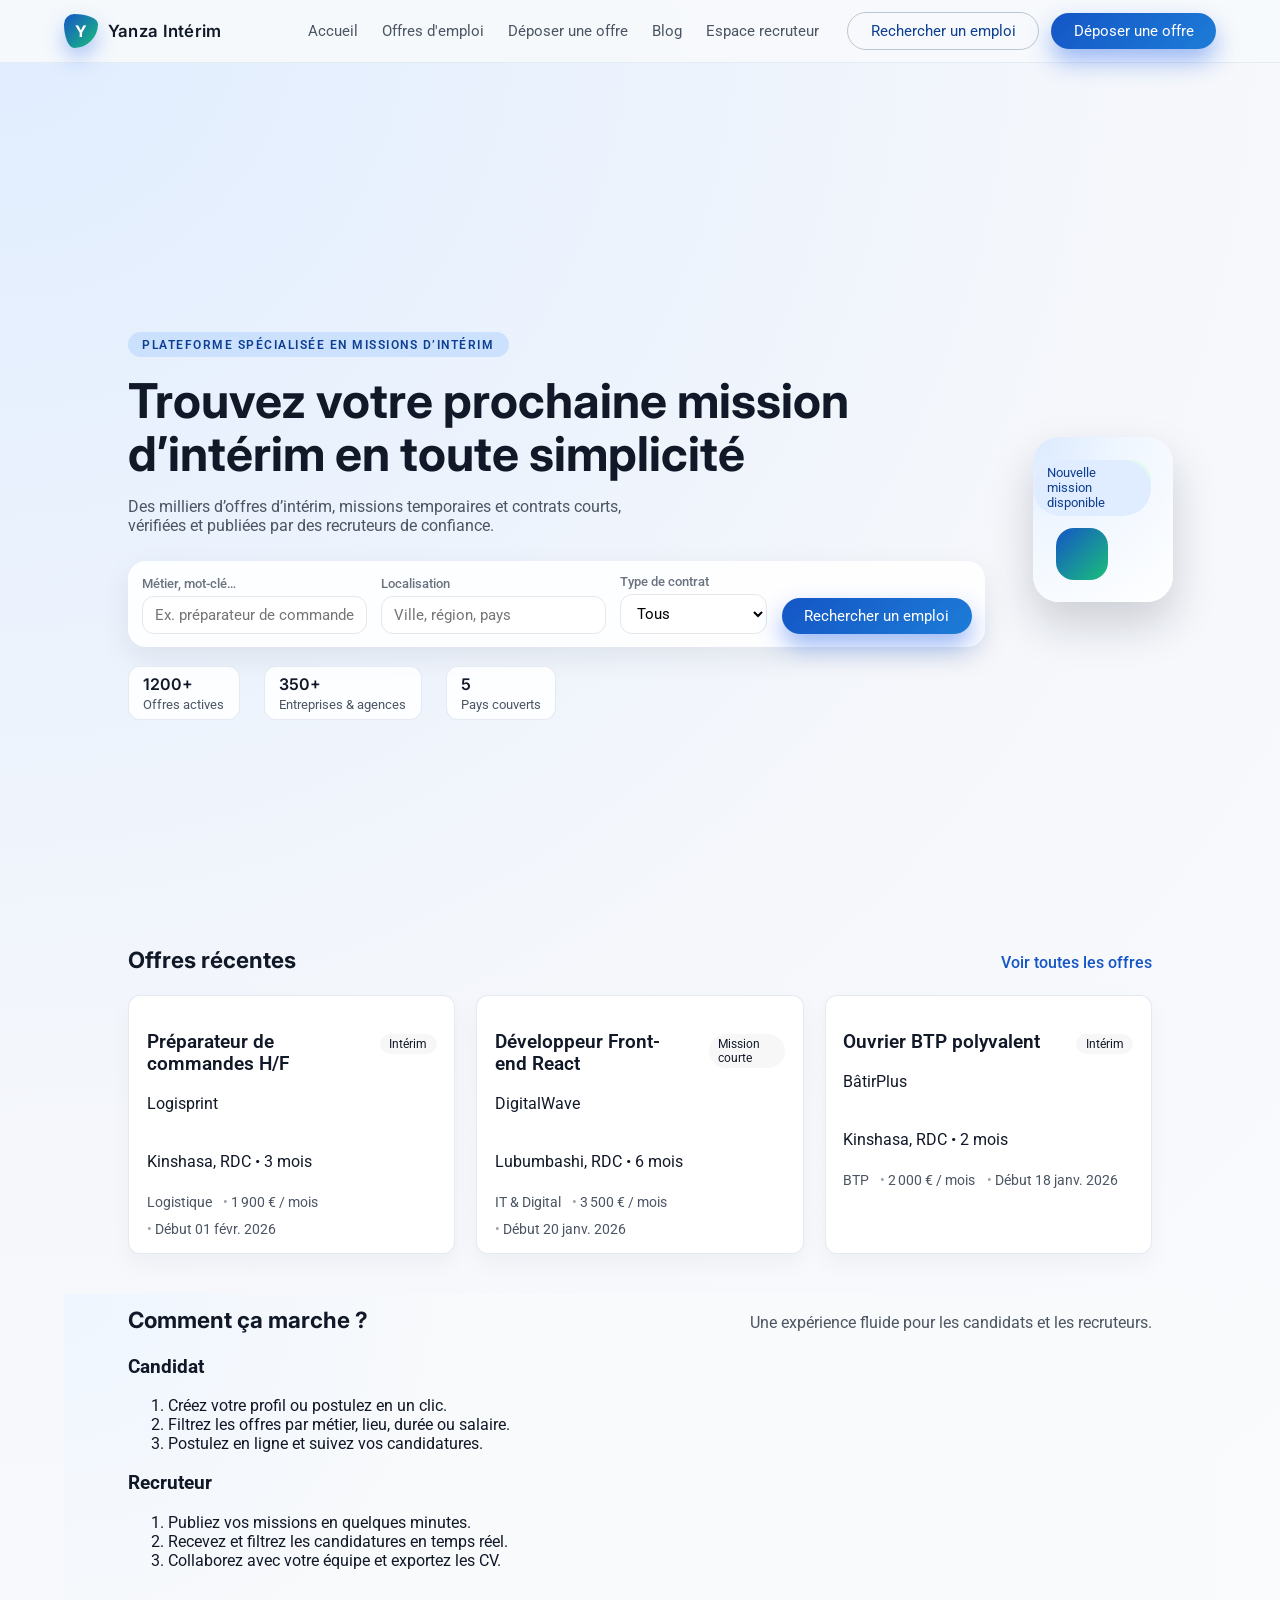
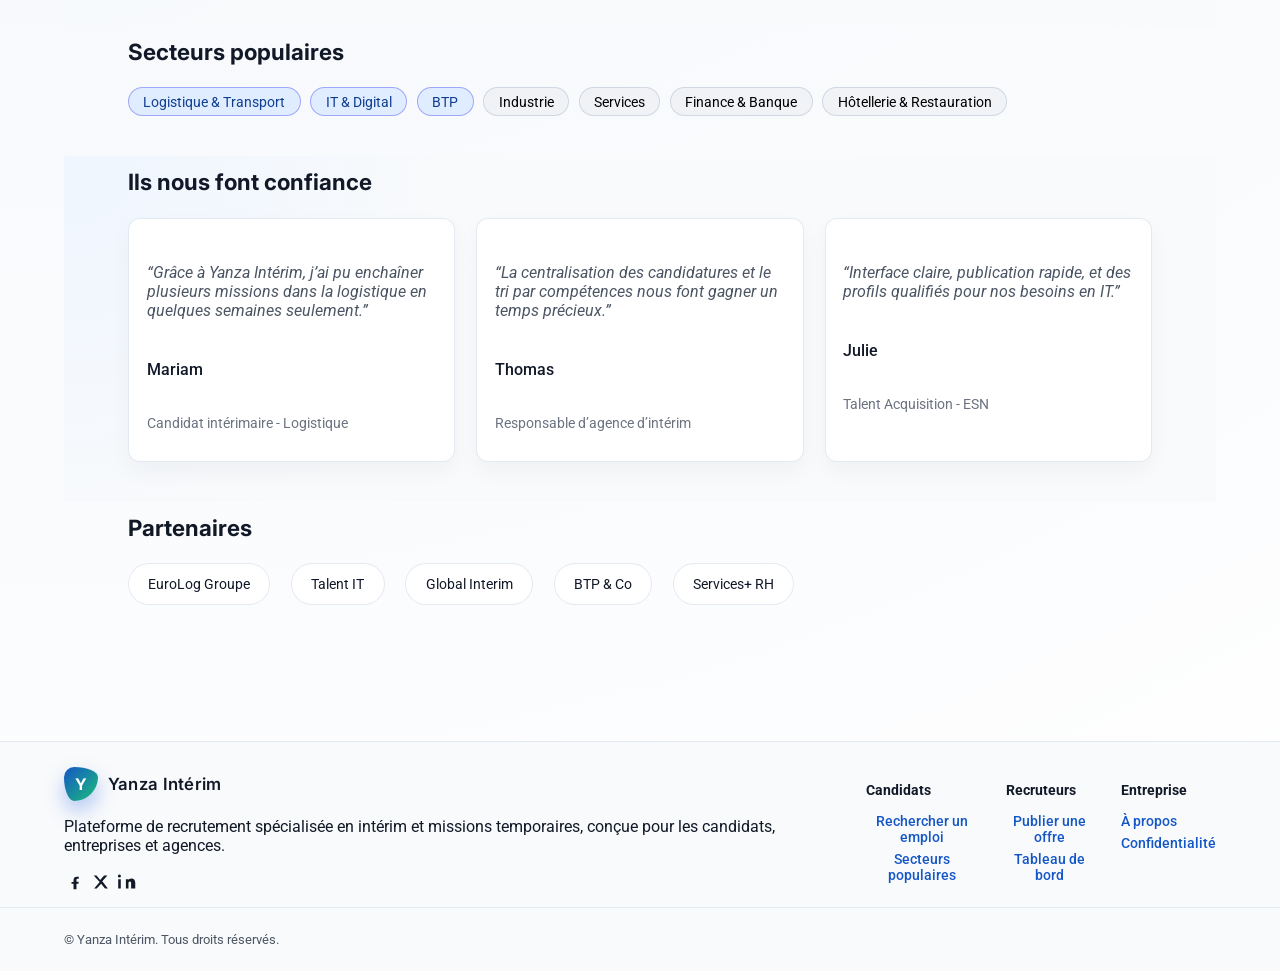
<file: index.html>
<!DOCTYPE html>
<html lang="fr">
  <head>
    <meta charset="UTF-8" />
    <meta
      name="viewport"
      content="width=device-width, initial-scale=1, viewport-fit=cover"
    />
    <meta
      name="description"
      content="Plateforme professionnelle de recherche et de publication d’offres d’emploi en intérim, missions temporaires et contrats courts."
    />
    <title>Yanza Intérim — Plateforme d'offres d'emploi en intérim</title>
    <link rel="preconnect" href="https://fonts.googleapis.com" />
    <link rel="preconnect" href="https://fonts.gstatic.com" crossorigin />
    <link
      href="https://fonts.googleapis.com/css2?family=Inter:wght@400;500;600;700&family=Roboto:wght@300;400;500&display=swap"
      rel="stylesheet"
    />
    <link rel="stylesheet" href="styles.css" />
  </head>
  <body>
    <header class="site-header">
      <a href="#home" class="logo" aria-label="Yanza Intérim - Accueil">
        <span class="logo-mark">Y</span>
        <span class="logo-text">Yanza Intérim</span>
      </a>
      <button
        class="nav-toggle"
        aria-label="Ouvrir le menu de navigation"
        aria-expanded="false"
        aria-controls="main-nav"
      >
        <span class="nav-toggle-bar"></span>
        <span class="nav-toggle-bar"></span>
      </button>
      <nav id="main-nav" class="main-nav" aria-label="Navigation principale">
        <ul>
          <li><a href="#home" data-view="home">Accueil</a></li>
          <li><a href="jobs.html">Offres d'emploi</a></li>
          <li><a href="post-offer.html">Déposer une offre</a></li>
          <li><a href="blog.html">Blog</a></li>
          <li><a href="#recruiter" data-view="recruiter">Espace recruteur</a></li>
        </ul>
        <div class="nav-actions">
          <a class="btn ghost" href="jobs.html">Rechercher un emploi</a>
          <a class="btn primary" href="post-offer.html">Déposer une offre</a>
        </div>
      </nav>
    </header>

    <main id="app" tabindex="-1">
      <!-- Vue Accueil -->
      <section id="home-view" class="view is-active" aria-label="Accueil Yanza Intérim">
        <section class="hero">
          <div class="hero-content">
            <p class="hero-kicker">Plateforme spécialisée en missions d’intérim</p>
            <h1> Trouvez votre prochaine mission d’intérim en toute simplicité </h1>
            <p class="hero-subtitle">
              Des milliers d’offres d’intérim, missions temporaires et contrats courts,
              vérifiées et publiées par des recruteurs de confiance.
            </p>
            <form
              class="search-bar"
              id="global-search-form"
              aria-label="Recherche rapide d'offres"
            >
              <label class="field">
                <span class="field-label">Métier, mot-clé…</span>
                <input
                  type="text"
                  name="keyword"
                  placeholder="Ex. préparateur de commandes, développeur..."
                />
              </label>
              <label class="field">
                <span class="field-label">Localisation</span>
                <input
                  type="text"
                  name="location"
                  placeholder="Ville, région, pays"
                />
              </label>
              <label class="field">
                <span class="field-label">Type de contrat</span>
                <select name="contract">
                  <option value="">Tous</option>
                  <option value="interim">Intérim</option>
                  <option value="cdd">CDD</option>
                  <option value="mission">Mission courte</option>
                </select>
              </label>
              <button type="submit" class="btn primary">Rechercher un emploi</button>
            </form>
            <div class="hero-stats" aria-label="Statistiques de la plateforme">
              <div class="stat">
                <span class="stat-value" data-stat="offers">1200+</span>
                <span class="stat-label">Offres actives</span>
              </div>
              <div class="stat">
                <span class="stat-value" data-stat="companies">350+</span>
                <span class="stat-label">Entreprises & agences</span>
              </div>
              <div class="stat">
                <span class="stat-value" data-stat="countries">5</span>
                <span class="stat-label">Pays couverts</span>
              </div>
            </div>
          </div>
          <div class="hero-visual" aria-hidden="true">
            <div class="card-illustration">
              <div class="pill pill-success">Candidature envoyée ✔</div>
              <div class="pill pill-info">Nouvelle mission disponible</div>
              <div class="mock-profile">
                <div class="avatar"></div>
                <div class="profile-lines">
                  <span></span><span></span><span></span>
                </div>
              </div>
            </div>
          </div>
        </section>

        <section class="section" aria-labelledby="recent-jobs-title">
          <div class="section-header">
            <h2 id="recent-jobs-title">Offres récentes</h2>
            <a class="link" href="jobs.html">Voir toutes les offres</a>
          </div>
          <div id="recent-jobs" class="card-grid" aria-live="polite"></div>
        </section>

        <section class="section section-alt" aria-labelledby="how-it-works-title">
          <div class="section-header">
            <h2 id="how-it-works-title">Comment ça marche ?</h2>
            <p>Une expérience fluide pour les candidats et les recruteurs.</p>
          </div>
          <div class="two-columns">
            <article class="info-card" aria-label="Parcours candidat">
              <h3>Candidat</h3>
              <ol>
                <li>Créez votre profil ou postulez en un clic.</li>
                <li>Filtrez les offres par métier, lieu, durée ou salaire.</li>
                <li>Postulez en ligne et suivez vos candidatures.</li>
              </ol>
            </article>
            <article class="info-card" aria-label="Parcours recruteur">
              <h3>Recruteur</h3>
              <ol>
                <li>Publiez vos missions en quelques minutes.</li>
                <li>Recevez et filtrez les candidatures en temps réel.</li>
                <li>Collaborez avec votre équipe et exportez les CV.</li>
              </ol>
            </article>
          </div>
        </section>

        <section class="section" aria-labelledby="sectors-title">
          <div class="section-header">
            <h2 id="sectors-title">Secteurs populaires</h2>
          </div>
          <div class="chip-grid" id="popular-sectors"></div>
        </section>

        <section class="section section-alt" aria-labelledby="testimonials-title">
          <div class="section-header">
            <h2 id="testimonials-title">Ils nous font confiance</h2>
          </div>
          <div class="card-grid testimonials" id="testimonials"></div>
        </section>

        <section class="section" aria-labelledby="partners-title">
          <div class="section-header">
            <h2 id="partners-title">Partenaires</h2>
          </div>
          <div class="partners-row" id="partners"></div>
        </section>
      </section>

      <!-- Vue Offres d'emploi -->
      <section
        id="jobs-view"
        class="view"
        aria-label="Liste des offres d'emploi"
        hidden
      >
        <header class="page-header">
          <h1>Offres d’emploi en intérim</h1>
          <p>
            Filtrez les missions par métier, localisation, durée, salaire et date de
            publication.
          </p>
        </header>
        <div class="layout">
          <aside class="filters" aria-label="Filtres des offres">
            <form id="job-filters">
              <fieldset>
                <legend>Métier</legend>
                <input
                  type="text"
                  name="keyword"
                  placeholder="Intitulé de poste, compétence..."
                />
              </fieldset>
              <fieldset>
                <legend>Ville / Pays</legend>
                <input
                  type="text"
                  name="location"
                  placeholder="Ville, région ou pays"
                />
              </fieldset>
              <fieldset>
                <legend>Durée</legend>
                <select name="duration">
                  <option value="">Toutes</option>
                  <option value="1-3">1 à 3 mois</option>
                  <option value="3-6">3 à 6 mois</option>
                  <option value="6+">Plus de 6 mois</option>
                </select>
              </fieldset>
              <fieldset>
                <legend>Salaire mensuel (min.)</legend>
                <input type="number" name="salaryMin" min="0" step="100" />
              </fieldset>
              <fieldset>
                <legend>Date de publication</legend>
                <select name="published">
                  <option value="">Toutes</option>
                  <option value="24h">Dernières 24h</option>
                  <option value="7d">Moins de 7 jours</option>
                  <option value="30d">Moins de 30 jours</option>
                </select>
              </fieldset>
              <button type="submit" class="btn primary full-width">
                Appliquer les filtres
              </button>
              <button type="button" class="btn ghost full-width" id="reset-filters">
                Réinitialiser
              </button>
            </form>
          </aside>

          <section class="results" aria-live="polite">
            <div class="results-header">
              <p id="results-count"></p>
              <label class="sort">
                <span>Trier par</span>
                <select id="sort-select">
                  <option value="newest">Les plus récentes</option>
                  <option value="salary-desc">Salaire décroissant</option>
                  <option value="salary-asc">Salaire croissant</option>
                </select>
              </label>
            </div>
            <div id="jobs-list" class="card-list"></div>
            <nav
              class="pagination"
              aria-label="Pagination des offres"
              id="jobs-pagination"
            ></nav>
          </section>
        </div>
      </section>

      <!-- Vue Détail d’offre -->
      <section
        id="job-detail-view"
        class="view"
        aria-label="Détail de l'offre"
        hidden
      >
        <button class="back-link" data-view="jobs">
          ← Retour aux offres
        </button>
        <article id="job-detail" class="job-detail" aria-live="polite"></article>
      </section>

      <!-- Vue Recruteur -->
      <section
        id="recruiter-view"
        class="view"
        aria-label="Espace recruteur"
        hidden
      >
        <header class="page-header">
          <h1>Espace recruteur</h1>
          <p>
            Publiez vos offres, suivez les candidatures et gérez vos missions
            d’intérim.
          </p>
        </header>
        <div class="layout layout-vertical">
          <section class="panel">
            <h2>Publier une nouvelle offre</h2>
            <form id="new-job-form" novalidate>
              <div class="grid-2">
                <label class="field">
                  <span class="field-label">Titre du poste *</span>
                  <input type="text" name="title" required />
                </label>
                <label class="field">
                  <span class="field-label">Entreprise *</span>
                  <input type="text" name="company" required />
                </label>
                <label class="field">
                  <span class="field-label">Ville / Pays *</span>
                  <input type="text" name="location" required />
                </label>
                <label class="field">
                  <span class="field-label">Type de contrat *</span>
                  <select name="contract" required>
                    <option value="">Sélectionner</option>
                    <option value="interim">Intérim</option>
                    <option value="cdd">CDD</option>
                    <option value="mission">Mission courte</option>
                  </select>
                </label>
                <label class="field">
                  <span class="field-label">Durée (en mois)</span>
                  <input type="number" name="durationMonths" min="1" step="1" />
                </label>
                <label class="field">
                  <span class="field-label">Salaire mensuel brut (€)</span>
                  <input type="number" name="salary" min="0" step="50" />
                </label>
              </div>
              <label class="field">
                <span class="field-label">Secteur</span>
                <input
                  type="text"
                  name="sector"
                  placeholder="Logistique, BTP, IT..."
                />
              </label>
              <label class="field">
                <span class="field-label">Description détaillée *</span>
                <textarea
                  name="description"
                  rows="5"
                  required
                  placeholder="Missions, profil recherché, conditions..."
                ></textarea>
              </label>
              <div class="form-actions">
                <button type="submit" class="btn primary">Publier l’offre</button>
                <p class="hint">* Champs obligatoires</p>
              </div>
              <p
                id="new-job-message"
                class="form-message"
                role="status"
                aria-live="polite"
              ></p>
            </form>
          </section>

          <section class="panel">
            <h2>Vos offres publiées</h2>
            <div id="recruiter-jobs" class="card-list"></div>
          </section>
        </div>
      </section>
    </main>

    <!-- Modal Candidature -->
    <div
      class="modal"
      id="apply-modal"
      role="dialog"
      aria-modal="true"
      aria-hidden="true"
      aria-labelledby="apply-modal-title"
    >
      <div class="modal-backdrop" data-close-modal></div>
      <div class="modal-dialog" role="document">
        <button
          class="modal-close"
          type="button"
          aria-label="Fermer la fenêtre de candidature"
          data-close-modal
        >
          ×
        </button>
        <h2 id="apply-modal-title">Postuler à cette offre</h2>
        <p id="apply-job-title" class="modal-subtitle"></p>
        <form id="apply-form" novalidate>
          <label class="field">
            <span class="field-label">Nom complet *</span>
            <input type="text" name="fullName" required autocomplete="name" />
          </label>
          <label class="field">
            <span class="field-label">Email *</span>
            <input
              type="email"
              name="email"
              required
              autocomplete="email"
            />
          </label>
          <label class="field">
            <span class="field-label">Téléphone *</span>
            <input
              type="tel"
              name="phone"
              required
              autocomplete="tel"
            />
          </label>
          <label class="field">
            <span class="field-label">CV (PDF ou DOC) *</span>
            <input
              type="file"
              name="cv"
              accept=".pdf,.doc,.docx"
              required
            />
          </label>
          <label class="field">
            <span class="field-label">Lettre de motivation (optionnelle)</span>
            <textarea
              name="coverLetter"
              rows="4"
              placeholder="Quelques lignes pour vous présenter..."
            ></textarea>
          </label>
          <fieldset>
            <legend>Mode de candidature</legend>
            <label class="checkbox">
              <input
                type="checkbox"
                name="quickApply"
                value="1"
                checked
              />
              <span>Candidature rapide (création de profil ultérieure)</span>
            </label>
          </fieldset>
          <div class="form-actions">
            <button type="submit" class="btn primary">
              Postuler maintenant
            </button>
          </div>
          <p
            id="apply-message"
            class="form-message"
            role="status"
            aria-live="polite"
          ></p>
        </form>
      </div>
    </div>

    <footer class="site-footer">
      <div class="footer-main">
        <div>
          <div class="logo">
            <span class="logo-mark">Y</span>
            <span class="logo-text">Yanza Intérim</span>
          </div>
          <p>
            Plateforme de recrutement spécialisée en intérim et missions temporaires,
            conçue pour les candidats, entreprises et agences.
          </p>
          <div class="socials" aria-label="Réseaux sociaux">
            <a href="#" aria-label="Facebook">
              <svg width="22" height="22" viewBox="0 0 24 24" fill="currentColor" aria-hidden="true">
                <path d="M13.6 20v-6h2.1l.3-2.3h-2.4V9.7c0-.7.2-1.2 1.2-1.2h1.3V6.4c-.2 0-1.1-.1-2.1-.1-2.1 0-3.6 1.3-3.6 3.7v2h-2.2V14h2.2v6h3.2Z"/>
              </svg>
            </a>
            <a href="#" aria-label="Twitter/X">
              <svg width="22" height="22" viewBox="0 0 24 24" fill="currentColor" aria-hidden="true">
                <path d="M4 5h3.1l4 4.8 4.3-4.8H19l-5.6 6.1L19.5 19h-3.1l-4.3-5.1L7.3 19H4.5l6.1-6.9Z"/>
              </svg>
            </a>
            <a href="#" aria-label="LinkedIn">
              <svg width="22" height="22" viewBox="0 0 24 24" fill="currentColor" aria-hidden="true">
                <path d="M5.2 9H2.4V19h2.8V9Zm.2-3.5a1.7 1.7 0 1 0-3.4 0 1.7 1.7 0 0 0 3.4 0ZM21 19v-6.1c0-3.3-1.8-4.8-4.2-4.8-1.9 0-2.8 1-3.2 1.7V9h-2.8v10h2.8v-5.6c0-1 .2-2 1.6-2 1.3 0 1.3 1.2 1.3 2.1V19H21Z"/>
              </svg>
            </a>
          </div>
        </div>
        <div class="footer-columns">
          <div>
            <h3>Candidats</h3>
            <ul>
              <li><button data-view="jobs" class="link">Rechercher un emploi</button></li>
              <li><button data-view="home" class="link">Secteurs populaires</button></li>
            </ul>
          </div>
          <div>
            <h3>Recruteurs</h3>
            <ul>
              <li><button data-view="recruiter" class="link">Publier une offre</button></li>
              <li><button data-view="recruiter" class="link">Tableau de bord</button></li>
            </ul>
          </div>
          <div>
            <h3>Entreprise</h3>
            <ul>
              <li><a href="#home" class="link">À propos</a></li>
              <li><a href="#home" class="link">Confidentialité</a></li>
            </ul>
          </div>
        </div>
      </div>
      <div class="footer-bottom">
        <p>© <span id="current-year"></span> Yanza Intérim. Tous droits réservés.</p>
      </div>
    </footer>

    <script src="app.js" defer></script>
  </body>
</html>
</file>
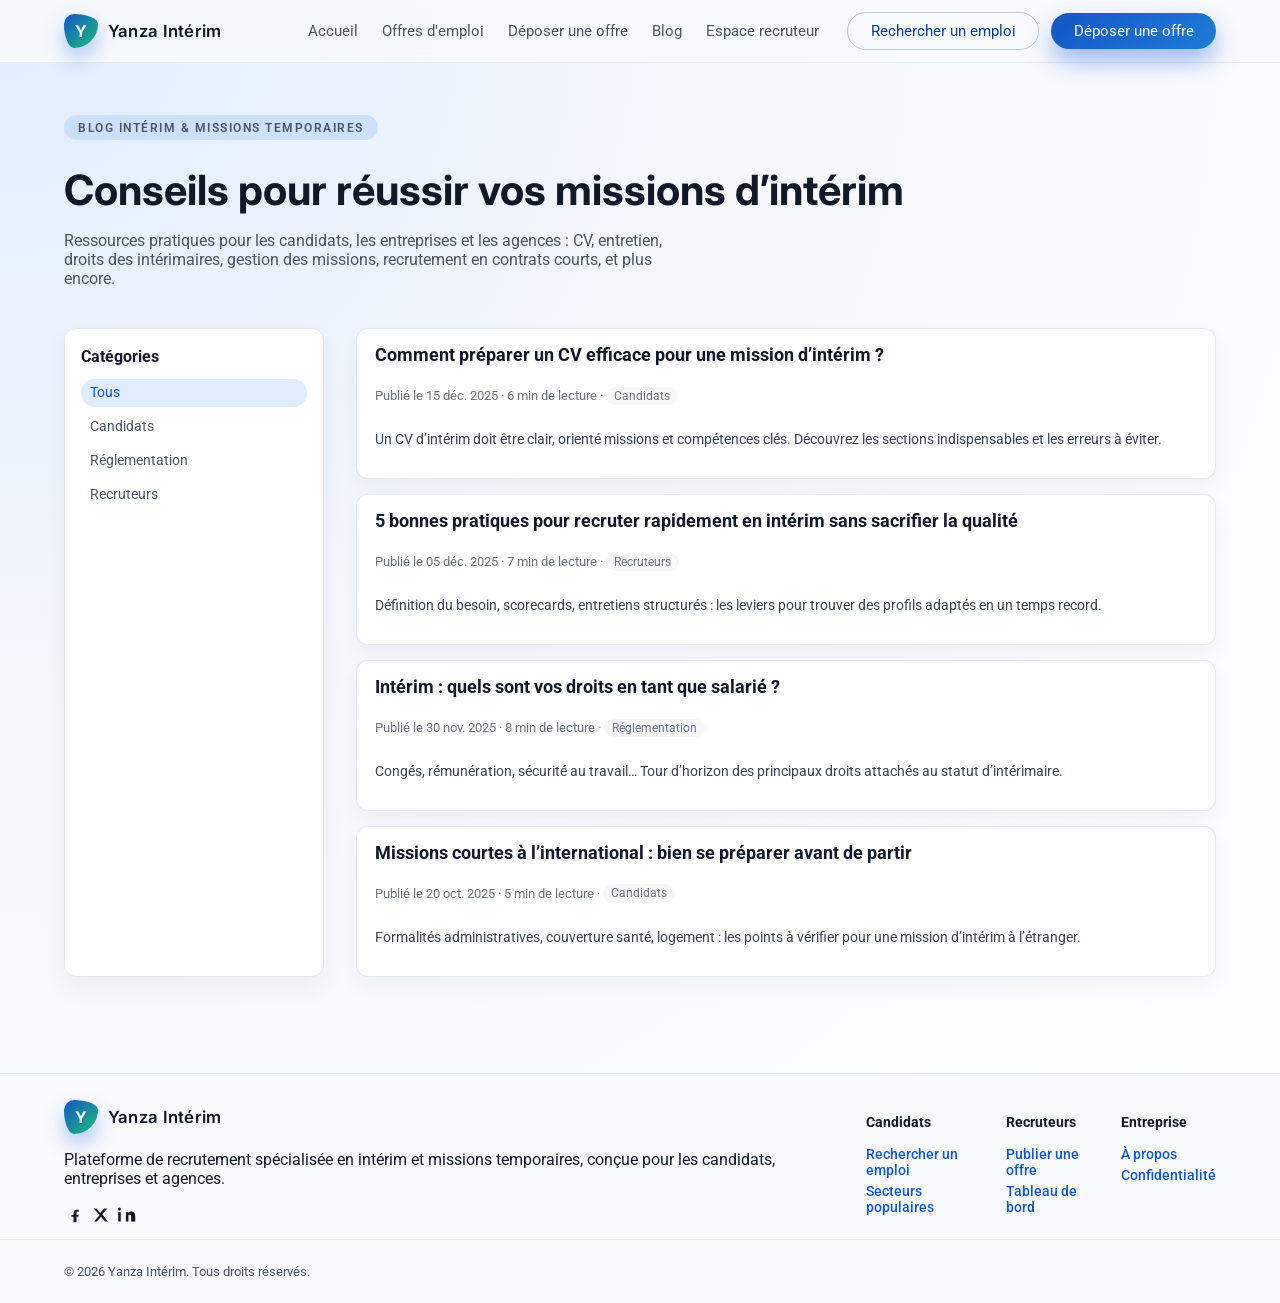
<file: blog.html>
<!DOCTYPE html>
<html lang="fr">
  <head>
    <meta charset="UTF-8" />
    <meta
      name="viewport"
      content="width=device-width, initial-scale=1, viewport-fit=cover"
    />
    <meta
      name="description"
      content="Blog Yanza Intérim : conseils pour les missions d’intérim, la gestion des candidatures et le recrutement en contrats courts."
    />
    <title>Blog Intérim — Conseils candidats & recruteurs | Yanza Intérim</title>
    <link rel="preconnect" href="https://fonts.googleapis.com" />
    <link rel="preconnect" href="https://fonts.gstatic.com" crossorigin />
    <link
      href="https://fonts.googleapis.com/css2?family=Inter:wght@400;500;600;700&family=Roboto:wght@300;400;500&display=swap"
      rel="stylesheet"
    />
    <link rel="stylesheet" href="styles.css" />
    <style>
      .blog-hero {
        padding: 2.5rem 5vw 1.5rem;
      }
      .blog-hero-kicker {
        text-transform: uppercase;
        letter-spacing: 0.12em;
        font-size: 0.78rem;
        color: #0f3e9e;
        font-weight: 600;
        background-color: rgba(191, 219, 254, 0.7);
        padding: 0.3rem 0.9rem;
        border-radius: 999px;
        display: inline-flex;
        align-items: center;
        gap: 0.4rem;
      }
      .blog-hero h1 {
        font-family: "Inter", system-ui, sans-serif;
        font-size: clamp(2rem, 2.4vw + 1rem, 2.6rem);
        margin: 0.8rem 0 0.4rem;
      }
      .blog-hero p {
        max-width: 640px;
        color: #4b5563;
      }
      .blog-layout {
        padding: 0 5vw 3rem;
        display: grid;
        grid-template-columns: 260px minmax(0, 1fr);
        gap: 2rem;
      }
      .blog-sidebar {
        background-color: #ffffff;
        border-radius: 12px;
        padding: 1.1rem 1rem;
        border: 1px solid #e5e7eb;
        box-shadow: 0 12px 24px rgba(15, 23, 42, 0.05);
      }
      .blog-sidebar h2 {
        margin-top: 0;
        font-size: 1rem;
      }
      .blog-categories {
        list-style: none;
        padding: 0;
        margin: 0.6rem 0 0;
        display: flex;
        flex-direction: column;
        gap: 0.35rem;
        font-size: 0.9rem;
      }
      .blog-categories button {
        text-align: left;
        width: 100%;
        padding: 0.35rem 0.55rem;
        border-radius: 999px;
        border: none;
        background-color: transparent;
        cursor: pointer;
        color: #4b5563;
      }
      .blog-categories button[aria-pressed="true"] {
        background-color: #e0ecff;
        color: #1456c6;
      }
      .blog-card-title {
        font-size: 1.1rem;
        margin: 0 0 0.2rem;
      }
      .blog-meta {
        font-size: 0.8rem;
        color: #6b7280;
        margin-bottom: 0.4rem;
      }
      .blog-tag {
        border-radius: 999px;
        padding: 0.15rem 0.5rem;
        font-size: 0.75rem;
        background-color: rgba(15, 23, 42, 0.03);
      }
      .blog-excerpt {
        font-size: 0.9rem;
        color: #374151;
      }
      @media (max-width: 780px) {
        .blog-hero {
          padding-inline: 4vw;
        }
        .blog-layout {
          padding-inline: 4vw;
          grid-template-columns: minmax(0, 1fr);
        }
      }
      @media (max-width: 520px) {
        .blog-hero {
          padding-inline: 5vw;
        }
        .blog-layout {
          padding-inline: 5vw;
        }
      }
    </style>
  </head>
  <body>
    <header class="site-header">
      <a href="index.html#home" class="logo" aria-label="Yanza Intérim - Accueil">
        <span class="logo-mark">Y</span>
        <span class="logo-text">Yanza Intérim</span>
      </a>
      <button
        class="nav-toggle"
        aria-label="Ouvrir le menu de navigation"
        aria-expanded="false"
        aria-controls="main-nav"
      >
        <span class="nav-toggle-bar"></span>
        <span class="nav-toggle-bar"></span>
      </button>
      <nav id="main-nav" class="main-nav" aria-label="Navigation principale">
        <ul>
          <li><a href="index.html#home">Accueil</a></li>
          <li><a href="jobs.html">Offres d'emploi</a></li>
          <li><a href="post-offer.html">Déposer une offre</a></li>
          <li><a href="blog.html" aria-current="page">Blog</a></li>
          <li><a href="index.html#recruiter">Espace recruteur</a></li>
        </ul>
        <div class="nav-actions">
          <a class="btn ghost" href="jobs.html">Rechercher un emploi</a>
          <a class="btn primary" href="post-offer.html">Déposer une offre</a>
        </div>
      </nav>
    </header>

    <main tabindex="-1">
      <section class="blog-hero">
        <p class="blog-hero-kicker">Blog intérim & missions temporaires</p>
        <h1>Conseils pour réussir vos missions d’intérim</h1>
        <p>
          Ressources pratiques pour les candidats, les entreprises et les agences :
          CV, entretien, droits des intérimaires, gestion des missions, recrutement en
          contrats courts, et plus encore.
        </p>
      </section>

      <section
        class="blog-layout"
        aria-label="Articles du blog sur l’intérim et les missions temporaires"
      >
        <aside class="blog-sidebar" aria-label="Catégories du blog">
          <h2>Catégories</h2>
          <ul class="blog-categories" id="blog-categories"></ul>
        </aside>

        <section class="blog-content" aria-live="polite">
          <div id="blog-list" class="card-list"></div>
        </section>
      </section>
    </main>

    <footer class="site-footer">
      <div class="footer-main">
        <div>
          <div class="logo">
            <span class="logo-mark">Y</span>
            <span class="logo-text">Yanza Intérim</span>
          </div>
          <p>
            Plateforme de recrutement spécialisée en intérim et missions temporaires,
            conçue pour les candidats, entreprises et agences.
          </p>
          <div class="socials" aria-label="Réseaux sociaux">
            <a href="#" aria-label="Facebook">
              <svg width="22" height="22" viewBox="0 0 24 24" fill="currentColor" aria-hidden="true">
                <path d="M13.6 20v-6h2.1l.3-2.3h-2.4V9.7c0-.7.2-1.2 1.2-1.2h1.3V6.4c-.2 0-1.1-.1-2.1-.1-2.1 0-3.6 1.3-3.6 3.7v2h-2.2V14h2.2v6h3.2Z"/>
              </svg>
            </a>
            <a href="#" aria-label="Twitter/X">
              <svg width="22" height="22" viewBox="0 0 24 24" fill="currentColor" aria-hidden="true">
                <path d="M4 5h3.1l4 4.8 4.3-4.8H19l-5.6 6.1L19.5 19h-3.1l-4.3-5.1L7.3 19H4.5l6.1-6.9Z"/>
              </svg>
            </a>
            <a href="#" aria-label="LinkedIn">
              <svg width="22" height="22" viewBox="0 0 24 24" fill="currentColor" aria-hidden="true">
                <path d="M5.2 9H2.4V19h2.8V9Zm.2-3.5a1.7 1.7 0 1 0-3.4 0 1.7 1.7 0 0 0 3.4 0ZM21 19v-6.1c0-3.3-1.8-4.8-4.2-4.8-1.9 0-2.8 1-3.2 1.7V9h-2.8v10h2.8v-5.6c0-1 .2-2 1.6-2 1.3 0 1.3 1.2 1.3 2.1V19H21Z"/>
              </svg>
            </a>
          </div>
        </div>
        <div class="footer-columns">
          <div>
            <h3>Candidats</h3>
            <ul>
              <li>
                <a href="index.html#jobs" class="link">Rechercher un emploi</a>
              </li>
              <li>
                <a href="index.html#home" class="link">Secteurs populaires</a>
              </li>
            </ul>
          </div>
          <div>
            <h3>Recruteurs</h3>
            <ul>
              <li>
                <a href="index.html#recruiter" class="link">Publier une offre</a>
              </li>
              <li>
                <a href="index.html#recruiter" class="link">Tableau de bord</a>
              </li>
            </ul>
          </div>
          <div>
            <h3>Entreprise</h3>
            <ul>
              <li><a href="index.html#home" class="link">À propos</a></li>
              <li><a href="index.html#home" class="link">Confidentialité</a></li>
            </ul>
          </div>
        </div>
      </div>
      <div class="footer-bottom">
        <p>
          © <span id="current-year"></span> Yanza Intérim. Tous droits réservés.
        </p>
      </div>
    </footer>

    <script>
      const BLOG_POSTS = [
        {
          id: "blog-1",
          title:
            "Comment préparer un CV efficace pour une mission d’intérim ?",
          category: "Candidats",
          publishedAt: "2025-12-15",
          readMinutes: 6,
          excerpt:
            "Un CV d’intérim doit être clair, orienté missions et compétences clés. Découvrez les sections indispensables et les erreurs à éviter.",
        },
        {
          id: "blog-2",
          title: "Intérim : quels sont vos droits en tant que salarié ?",
          category: "Réglementation",
          publishedAt: "2025-11-30",
          readMinutes: 8,
          excerpt:
            "Congés, rémunération, sécurité au travail… Tour d’horizon des principaux droits attachés au statut d’intérimaire.",
        },
        {
          id: "blog-3",
          title:
            "5 bonnes pratiques pour recruter rapidement en intérim sans sacrifier la qualité",
          category: "Recruteurs",
          publishedAt: "2025-12-05",
          readMinutes: 7,
          excerpt:
            "Définition du besoin, scorecards, entretiens structurés : les leviers pour trouver des profils adaptés en un temps record.",
        },
        {
          id: "blog-4",
          title:
            "Missions courtes à l’international : bien se préparer avant de partir",
          category: "Candidats",
          publishedAt: "2025-10-20",
          readMinutes: 5,
          excerpt:
            "Formalités administratives, couverture santé, logement : les points à vérifier pour une mission d’intérim à l’étranger.",
        },
      ];

      function formatDate(value) {
        return new Intl.DateTimeFormat("fr-FR", {
          day: "2-digit",
          month: "short",
          year: "numeric",
        }).format(new Date(value));
      }

      function initBlog() {
        const categoriesContainer = document.getElementById("blog-categories");
        const listContainer = document.getElementById("blog-list");
        if (!categoriesContainer || !listContainer) return;

        const categories = [
          "Tous",
          ...Array.from(new Set(BLOG_POSTS.map((p) => p.category))),
        ];

        categoriesContainer.innerHTML = categories
          .map(
            (cat, index) => `
            <li>
              <button type="button" data-category="${cat}" aria-pressed="${
              index === 0 ? "true" : "false"
            }">
                ${cat}
              </button>
            </li>
          `
          )
          .join("");

        let currentCategory = "Tous";

        function renderPosts() {
          let posts = [...BLOG_POSTS];
          if (currentCategory !== "Tous") {
            posts = posts.filter((p) => p.category === currentCategory);
          }
          posts.sort(
            (a, b) =>
              new Date(b.publishedAt).getTime() -
              new Date(a.publishedAt).getTime()
          );

          if (posts.length === 0) {
            listContainer.innerHTML =
              '<p class="hint">Aucun article dans cette catégorie pour le moment.</p>';
            return;
          }

          listContainer.innerHTML = posts
            .map(
              (post) => `
              <article class="card">
                <h2 class="blog-card-title">${post.title}</h2>
                <p class="blog-meta">
                  Publié le ${formatDate(post.publishedAt)} · ${
                post.readMinutes
              } min de lecture
                  · <span class="blog-tag">${post.category}</span>
                </p>
                <p class="blog-excerpt">${post.excerpt}</p>
              </article>
            `
            )
            .join("");
        }

        categoriesContainer.addEventListener("click", (e) => {
          const target = e.target;
          if (!(target instanceof HTMLElement)) return;
          const btn = target.closest("button[data-category]");
          if (!btn) return;
          const category = btn.getAttribute("data-category");
          if (!category) return;
          currentCategory = category;
          Array.from(
            categoriesContainer.querySelectorAll("button[data-category]")
          ).forEach((b) =>
            b.setAttribute(
              "aria-pressed",
              b.getAttribute("data-category") === category ? "true" : "false"
            )
          );
          renderPosts();
        });

        renderPosts();
      }

      function initNavToggle() {
        const navToggle = document.querySelector(".nav-toggle");
        const mainNav = document.querySelector(".main-nav");
        if (!navToggle || !mainNav) return;
        navToggle.addEventListener("click", () => {
          const isOpen = mainNav.classList.toggle("is-open");
          navToggle.setAttribute("aria-expanded", String(isOpen));
        });
      }

      document.addEventListener("DOMContentLoaded", () => {
        const yearSpan = document.getElementById("current-year");
        if (yearSpan) yearSpan.textContent = String(new Date().getFullYear());
        initNavToggle();
        initBlog();
      });
    </script>
  </body>
</html>
</file>
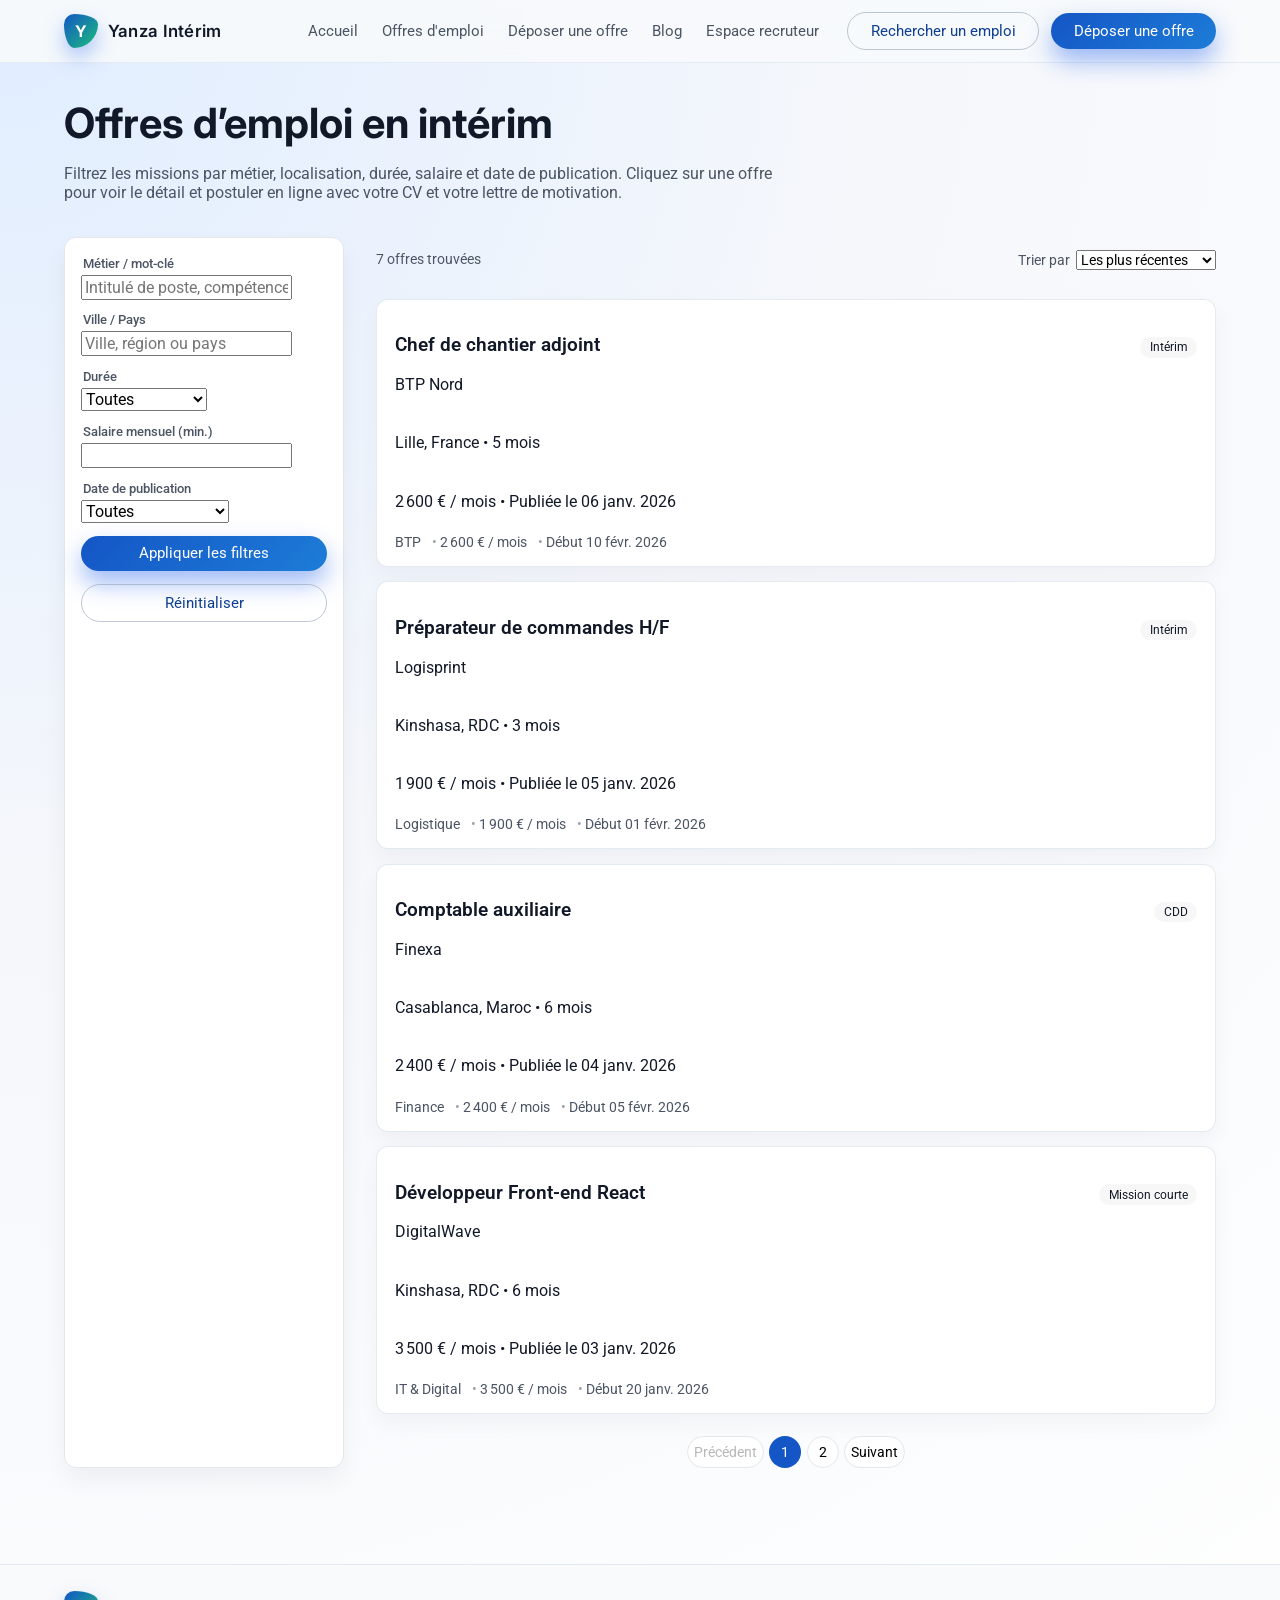
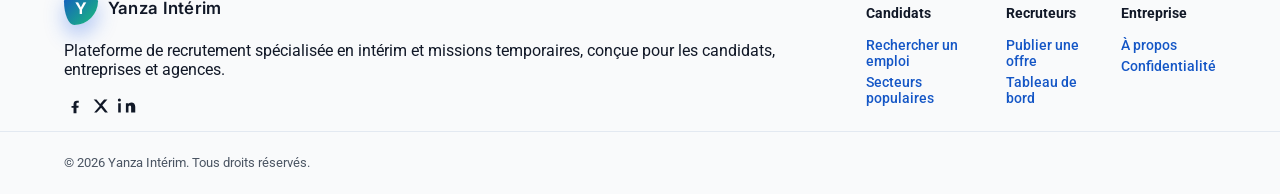
<file: jobs.html>
<!DOCTYPE html>
<html lang="fr">
  <head>
    <meta charset="UTF-8" />
    <meta
      name="viewport"
      content="width=device-width, initial-scale=1, viewport-fit=cover"
    />
    <meta
      name="description"
      content="Offres d’emploi en intérim et contrats courts — Yanza Intérim."
    />
    <title>Offres d’emploi intérim | Yanza Intérim</title>
    <link rel="preconnect" href="https://fonts.googleapis.com" />
    <link rel="preconnect" href="https://fonts.gstatic.com" crossorigin />
    <link
      href="https://fonts.googleapis.com/css2?family=Inter:wght@400;500;600;700&family=Roboto:wght@300;400;500&display=swap"
      rel="stylesheet"
    />
    <link rel="stylesheet" href="styles.css" />
    <style>
      .jobs-hero {
        padding: 2.2rem 5vw 1.2rem;
      }
      .jobs-hero h1 {
        font-family: "Inter", system-ui, sans-serif;
        font-size: clamp(2rem, 2.5vw + 1rem, 2.6rem);
        margin: 0 0 0.4rem;
      }
      .jobs-hero p {
        max-width: 720px;
        color: #4b5563;
      }
      .jobs-layout {
        padding: 0 5vw 3rem;
        display: grid;
        grid-template-columns: 280px minmax(0, 1fr);
        gap: 2rem;
      }
      @media (max-width: 900px) {
        .jobs-layout {
          grid-template-columns: minmax(0, 1fr);
          padding-inline: 4vw;
        }
      }
      @media (max-width: 560px) {
        .jobs-hero,
        .jobs-layout {
          padding-inline: 5vw;
        }
      }
    </style>
  </head>
  <body>
    <header class="site-header">
      <a href="index.html#home" class="logo" aria-label="Yanza Intérim - Accueil">
        <span class="logo-mark">Y</span>
        <span class="logo-text">Yanza Intérim</span>
      </a>
      <button
        class="nav-toggle"
        aria-label="Ouvrir le menu de navigation"
        aria-expanded="false"
        aria-controls="main-nav"
      >
        <span class="nav-toggle-bar"></span>
        <span class="nav-toggle-bar"></span>
      </button>
      <nav id="main-nav" class="main-nav" aria-label="Navigation principale">
        <ul>
          <li><a href="index.html#home">Accueil</a></li>
          <li><a href="jobs.html" aria-current="page">Offres d'emploi</a></li>
          <li><a href="post-offer.html">Déposer une offre</a></li>
          <li><a href="blog.html">Blog</a></li>
          <li><a href="index.html#recruiter">Espace recruteur</a></li>
        </ul>
        <div class="nav-actions">
          <a class="btn ghost" href="jobs.html">Rechercher un emploi</a>
          <a class="btn primary" href="post-offer.html">Déposer une offre</a>
        </div>
      </nav>
    </header>

    <main tabindex="-1">
      <section class="jobs-hero">
        <h1>Offres d’emploi en intérim</h1>
        <p>
          Filtrez les missions par métier, localisation, durée, salaire et date de
          publication. Cliquez sur une offre pour voir le détail et postuler en ligne
          avec votre CV et votre lettre de motivation.
        </p>
      </section>

      <section class="jobs-layout" aria-label="Liste des offres et filtres">
        <aside class="filters" aria-label="Filtres des offres">
          <form id="job-filters">
            <fieldset>
              <legend>Métier / mot-clé</legend>
              <input
                type="text"
                name="keyword"
                placeholder="Intitulé de poste, compétence..."
              />
            </fieldset>
            <fieldset>
              <legend>Ville / Pays</legend>
              <input
                type="text"
                name="location"
                placeholder="Ville, région ou pays"
              />
            </fieldset>
            <fieldset>
              <legend>Durée</legend>
              <select name="duration">
                <option value="">Toutes</option>
                <option value="1-3">1 à 3 mois</option>
                <option value="3-6">3 à 6 mois</option>
                <option value="6+">Plus de 6 mois</option>
              </select>
            </fieldset>
            <fieldset>
              <legend>Salaire mensuel (min.)</legend>
              <input type="number" name="salaryMin" min="0" step="100" />
            </fieldset>
            <fieldset>
              <legend>Date de publication</legend>
              <select name="published">
                <option value="">Toutes</option>
                <option value="24h">Dernières 24h</option>
                <option value="7d">Moins de 7 jours</option>
                <option value="30d">Moins de 30 jours</option>
              </select>
            </fieldset>
            <button type="submit" class="btn primary full-width">
              Appliquer les filtres
            </button>
            <button type="button" class="btn ghost full-width" id="reset-filters">
              Réinitialiser
            </button>
          </form>
        </aside>

        <section class="results" aria-live="polite">
          <div class="results-header">
            <p id="results-count"></p>
            <label class="sort">
              <span>Trier par</span>
              <select id="sort-select">
                <option value="newest">Les plus récentes</option>
                <option value="salary-desc">Salaire décroissant</option>
                <option value="salary-asc">Salaire croissant</option>
              </select>
            </label>
          </div>
          <div id="jobs-list" class="card-list"></div>
          <nav
            class="pagination"
            aria-label="Pagination des offres"
            id="jobs-pagination"
          ></nav>
          <article id="job-detail-panel" class="job-detail panel" hidden>
            <div class="job-detail-header">
              <div>
                <h2 id="detail-title" class="job-detail-title"></h2>
                <p id="detail-company"></p>
                <div id="detail-meta" class="job-detail-meta"></div>
              </div>
              <button class="btn primary" type="button" id="detail-apply-btn">
                Postuler maintenant
              </button>
            </div>
            <div class="job-detail-body">
              <section>
                <h3 class="job-section-title">Description du poste</h3>
                <p id="detail-description"></p>
              </section>
              <aside class="job-detail-aside">
                <dl>
                  <dt>Entreprise</dt>
                  <dd id="detail-company-2"></dd>
                  <dt>Lieu</dt>
                  <dd id="detail-location"></dd>
                  <dt>Durée</dt>
                  <dd id="detail-duration"></dd>
                  <dt>Rémunération mensuelle</dt>
                  <dd id="detail-salary"></dd>
                  <dt>Date de début</dt>
                  <dd id="detail-start"></dd>
                </dl>
              </aside>
            </div>
          </article>
        </section>
      </section>
    </main>

    <!-- Modal Candidature -->
    <div
      class="modal"
      id="apply-modal"
      role="dialog"
      aria-modal="true"
      aria-hidden="true"
      aria-labelledby="apply-modal-title"
    >
      <div class="modal-backdrop" data-close-modal></div>
      <div class="modal-dialog" role="document">
        <button
          class="modal-close"
          type="button"
          aria-label="Fermer la fenêtre de candidature"
          data-close-modal
        >
          ×
        </button>
        <h2 id="apply-modal-title">Postuler à cette offre</h2>
        <p id="apply-job-title" class="modal-subtitle"></p>
        <form id="apply-form" novalidate>
          <label class="field">
            <span class="field-label">Nom complet *</span>
            <input type="text" name="fullName" required autocomplete="name" />
          </label>
          <label class="field">
            <span class="field-label">Email *</span>
            <input
              type="email"
              name="email"
              required
              autocomplete="email"
            />
          </label>
          <label class="field">
            <span class="field-label">Téléphone *</span>
            <input
              type="tel"
              name="phone"
              required
              autocomplete="tel"
            />
          </label>
          <label class="field">
            <span class="field-label">CV (PDF ou DOC) *</span>
            <input
              type="file"
              name="cv"
              accept=".pdf,.doc,.docx"
              required
            />
          </label>
          <label class="field">
            <span class="field-label">Lettre de motivation (optionnelle)</span>
            <textarea
              name="coverLetter"
              rows="4"
              placeholder="Quelques lignes pour vous présenter..."
            ></textarea>
          </label>
          <fieldset>
            <legend>Mode de candidature</legend>
            <label class="checkbox">
              <input
                type="checkbox"
                name="quickApply"
                value="1"
                checked
              />
              <span>Candidature rapide (création de profil ultérieure)</span>
            </label>
          </fieldset>
          <div class="form-actions">
            <button type="submit" class="btn primary">
              Postuler maintenant
            </button>
          </div>
          <p
            id="apply-message"
            class="form-message"
            role="status"
            aria-live="polite"
          ></p>
        </form>
      </div>
    </div>

    <footer class="site-footer">
      <div class="footer-main">
        <div>
          <div class="logo">
            <span class="logo-mark">Y</span>
            <span class="logo-text">Yanza Intérim</span>
          </div>
          <p>
            Plateforme de recrutement spécialisée en intérim et missions temporaires,
            conçue pour les candidats, entreprises et agences.
          </p>
          <div class="socials" aria-label="Réseaux sociaux">
            <a href="#" aria-label="Facebook">
              <svg width="22" height="22" viewBox="0 0 24 24" fill="currentColor" aria-hidden="true">
                <path d="M13.6 20v-6h2.1l.3-2.3h-2.4V9.7c0-.7.2-1.2 1.2-1.2h1.3V6.4c-.2 0-1.1-.1-2.1-.1-2.1 0-3.6 1.3-3.6 3.7v2h-2.2V14h2.2v6h3.2Z"/>
              </svg>
            </a>
            <a href="#" aria-label="Twitter/X">
              <svg width="22" height="22" viewBox="0 0 24 24" fill="currentColor" aria-hidden="true">
                <path d="M4 5h3.1l4 4.8 4.3-4.8H19l-5.6 6.1L19.5 19h-3.1l-4.3-5.1L7.3 19H4.5l6.1-6.9Z"/>
              </svg>
            </a>
            <a href="#" aria-label="LinkedIn">
              <svg width="22" height="22" viewBox="0 0 24 24" fill="currentColor" aria-hidden="true">
                <path d="M5.2 9H2.4V19h2.8V9Zm.2-3.5a1.7 1.7 0 1 0-3.4 0 1.7 1.7 0 0 0 3.4 0ZM21 19v-6.1c0-3.3-1.8-4.8-4.2-4.8-1.9 0-2.8 1-3.2 1.7V9h-2.8v10h2.8v-5.6c0-1 .2-2 1.6-2 1.3 0 1.3 1.2 1.3 2.1V19H21Z"/>
              </svg>
            </a>
          </div>
        </div>
        <div class="footer-columns">
          <div>
            <h3>Candidats</h3>
            <ul>
              <li><a href="jobs.html" class="link">Rechercher un emploi</a></li>
              <li><a href="index.html#home" class="link">Secteurs populaires</a></li>
            </ul>
          </div>
          <div>
            <h3>Recruteurs</h3>
            <ul>
              <li><a href="index.html#recruiter" class="link">Publier une offre</a></li>
              <li><a href="index.html#recruiter" class="link">Tableau de bord</a></li>
            </ul>
          </div>
          <div>
            <h3>Entreprise</h3>
            <ul>
              <li><a href="index.html#home" class="link">À propos</a></li>
              <li><a href="index.html#home" class="link">Confidentialité</a></li>
            </ul>
          </div>
        </div>
      </div>
      <div class="footer-bottom">
        <p>© <span id="current-year"></span> Yanza Intérim. Tous droits réservés.</p>
      </div>
    </footer>

    <script>
      const MOCK_JOBS = [
        {
          id: "job-1",
          title: "Préparateur de commandes H/F",
          company: "Logisprint",
          location: "Kinshasa, RDC",
          country: "RDC",
          contract: "interim",
          sector: "Logistique",
          salary: 1900,
          durationMonths: 3,
          startDate: "2026-02-01",
          publishedAt: "2026-01-05",
          description:
            "Préparation de commandes, gestion des stocks, contrôle qualité. Travail en 2x8.",
        },
        {
          id: "job-2",
          title: "Développeur Front-end React",
          company: "DigitalWave",
          location: "Kinshasa, RDC",
          country: "RDC",
          contract: "mission",
          sector: "IT & Digital",
          salary: 3500,
          durationMonths: 6,
          startDate: "2026-01-20",
          publishedAt: "2026-01-03",
          description:
            "Développement d’interfaces en React, intégration API REST, bonnes pratiques UX/UI, tests unitaires. Environnement 100% remote.",
        },
        {
          id: "job-6",
          title: "Chef de chantier adjoint",
          company: "BTP Nord",
          location: "Lille, France",
          country: "France",
          contract: "interim",
          sector: "BTP",
          salary: 2600,
          durationMonths: 5,
          startDate: "2026-02-10",
          publishedAt: "2026-01-06",
          description:
            "Suivi de chantier, coordination des équipes, respect des normes sécurité, gestion des sous-traitants.",
        },
        {
          id: "job-7",
          title: "Comptable auxiliaire",
          company: "Finexa",
          location: "Casablanca, Maroc",
          country: "Maroc",
          contract: "cdd",
          sector: "Finance",
          salary: 2400,
          durationMonths: 6,
          startDate: "2026-02-05",
          publishedAt: "2026-01-04",
          description:
            "Saisie factures, rapprochements bancaires, relances clients. Outils ERP appréciés.",
        },
        {
          id: "job-8",
          title: "Infirmier(ère) coordinateur(trice)",
          company: "SantéPlus",
          location: "Bruxelles, Belgique",
          country: "Belgique",
          contract: "mission",
          sector: "Santé",
          salary: 3000,
          durationMonths: 4,
          startDate: "2026-01-28",
          publishedAt: "2026-01-02",
          description:
            "Coordination des soins, planification des équipes, relation familles, reporting médical.",
        },
        {
          id: "job-3",
          title: "Technicien de maintenance industrielle",
          company: "IndusTech",
          location: "Tanger, Maroc",
          country: "Maroc",
          contract: "interim",
          sector: "Industrie",
          salary: 2200,
          durationMonths: 12,
          startDate: "2026-02-15",
          publishedAt: "2025-12-28",
          description:
            "Maintenance préventive et curative de lignes de production. Compétences électro/automatisme appréciées.",
        },
        {
          id: "job-4",
          title: "Agent d’accueil bilingue",
          company: "Airport Services",
          location: "Bruxelles, Belgique",
          country: "Belgique",
          contract: "cdd",
          sector: "Services",
          salary: 2100,
          durationMonths: 4,
          startDate: "2026-01-25",
          publishedAt: "2025-12-30",
          description:
            "Accueil et orientation des passagers, gestion infos vols, accompagnement PMR. Anglais B2 requis.",
        },
      ];

      const JOBS_PER_PAGE = 4;
      const state = {
        jobs: [...MOCK_JOBS],
        filters: {
          keyword: "",
          location: "",
          duration: "",
          salaryMin: "",
          published: "",
        },
        sort: "newest",
        currentPage: 1,
        currentJobId: null,
      };

      function qs(sel, scope = document) {
        return scope.querySelector(sel);
      }
      function qsa(sel, scope = document) {
        return Array.from(scope.querySelectorAll(sel));
      }
      function formatCurrency(value) {
        if (!value && value !== 0) return "Non précisé";
        return new Intl.NumberFormat("fr-FR", {
          style: "currency",
          currency: "EUR",
          maximumFractionDigits: 0,
        }).format(value);
      }
      function formatDate(value) {
        return new Intl.DateTimeFormat("fr-FR", {
          day: "2-digit",
          month: "short",
          year: "numeric",
        }).format(new Date(value));
      }
      function daysSince(dateStr) {
        return Math.floor(
          (Date.now() - new Date(dateStr).getTime()) / (1000 * 60 * 60 * 24)
        );
      }

      function init() {
        initNavToggle();
        initFilters();
        renderList();
        initModal();
        const yearSpan = qs("#current-year");
        if (yearSpan) yearSpan.textContent = String(new Date().getFullYear());
      }

      function initNavToggle() {
        const navToggle = qs(".nav-toggle");
        const mainNav = qs(".main-nav");
        if (!navToggle || !mainNav) return;
        navToggle.addEventListener("click", () => {
          const isOpen = mainNav.classList.toggle("is-open");
          navToggle.setAttribute("aria-expanded", String(isOpen));
        });
      }

      function initFilters() {
        const form = qs("#job-filters");
        const resetBtn = qs("#reset-filters");
        const sortSelect = qs("#sort-select");
        if (form) {
          form.addEventListener("submit", (e) => {
            e.preventDefault();
            const data = new FormData(form);
            state.filters.keyword = (data.get("keyword") || "").toString();
            state.filters.location = (data.get("location") || "").toString();
            state.filters.duration = (data.get("duration") || "").toString();
            state.filters.salaryMin = (data.get("salaryMin") || "").toString();
            state.filters.published = (data.get("published") || "").toString();
            state.currentPage = 1;
            renderList();
          });
        }
        if (resetBtn && form) {
          resetBtn.addEventListener("click", () => {
            form.reset();
            state.filters = {
              keyword: "",
              location: "",
              duration: "",
              salaryMin: "",
              published: "",
            };
            state.currentPage = 1;
            renderList();
          });
        }
        if (sortSelect) {
          sortSelect.addEventListener("change", () => {
            state.sort = sortSelect.value;
            state.currentPage = 1;
            renderList();
          });
        }
      }

      function applyFiltersAndSort() {
        let jobs = [...state.jobs];
        const { keyword, location, duration, salaryMin, published } = state.filters;
        if (keyword) {
          const kw = keyword.toLowerCase();
          jobs = jobs.filter(
            (j) =>
              j.title.toLowerCase().includes(kw) ||
              j.company.toLowerCase().includes(kw) ||
              (j.sector && j.sector.toLowerCase().includes(kw))
          );
        }
        if (location) {
          const loc = location.toLowerCase();
          jobs = jobs.filter(
            (j) =>
              j.location.toLowerCase().includes(loc) ||
              j.country.toLowerCase().includes(loc)
          );
        }
        if (duration) {
          jobs = jobs.filter((j) => {
            const d = j.durationMonths || 0;
            if (duration === "1-3") return d <= 3;
            if (duration === "3-6") return d > 3 && d <= 6;
            if (duration === "6+") return d > 6;
            return true;
          });
        }
        if (salaryMin) {
          const min = Number(salaryMin);
          jobs = jobs.filter((j) => (j.salary || 0) >= min);
        }
        if (published) {
          jobs = jobs.filter((j) => {
            const days = daysSince(j.publishedAt);
            if (published === "24h") return days <= 1;
            if (published === "7d") return days <= 7;
            if (published === "30d") return days <= 30;
            return true;
          });
        }
        jobs.sort((a, b) => {
          if (state.sort === "salary-desc") return (b.salary || 0) - (a.salary || 0);
          if (state.sort === "salary-asc") return (a.salary || 0) - (b.salary || 0);
          return (
            new Date(b.publishedAt).getTime() - new Date(a.publishedAt).getTime()
          );
        });
        return jobs;
      }

      function createJobCard(job) {
        const days = daysSince(job.publishedAt);
        const isNew = days <= 7;
        const durationText = job.durationMonths
          ? `${job.durationMonths} mois`
          : "Durée non précisée";
        const card = document.createElement("article");
        card.className = "card job-card";
        card.tabIndex = 0;
        card.dataset.jobId = job.id;
        card.innerHTML = `
          <div class="job-card-header">
            <div>
              <h3 class="card-title">${job.title}</h3>
              <p class="card-subtitle">${job.company}</p>
            </div>
            <div class="job-badges">
              ${isNew ? '<span class="badge primary">Nouveau</span>' : ""}
              <span class="badge">${
                job.contract === "interim"
                  ? "Intérim"
                  : job.contract === "cdd"
                  ? "CDD"
                  : "Mission courte"
              }</span>
            </div>
          </div>
          <p class="card-text">${job.location} • ${durationText}</p>
          <p class="card-text">${formatCurrency(
            job.salary
          )} / mois • Publiée le ${formatDate(job.publishedAt)}</p>
          <div class="job-meta">
            <span>${job.sector || "Secteur non précisé"}</span>
            <span>${formatCurrency(job.salary)} / mois</span>
            <span>Début ${formatDate(job.startDate)}</span>
          </div>
        `;
        card.addEventListener("click", () => openDetail(job.id));
        card.addEventListener("keydown", (e) => {
          if (e.key === "Enter" || e.key === " ") {
            e.preventDefault();
            openDetail(job.id);
          }
        });
        return card;
      }

      function renderList() {
        const jobs = applyFiltersAndSort();
        const list = qs("#jobs-list");
        const countEl = qs("#results-count");
        const pagination = qs("#jobs-pagination");
        if (!list || !pagination || !countEl) return;

        const total = jobs.length;
        countEl.textContent =
          total === 0
            ? "Aucune offre ne correspond à vos critères."
            : `${total} offre${total > 1 ? "s" : ""} trouvée${total > 1 ? "s" : ""}`;

        const totalPages = Math.max(1, Math.ceil(total / JOBS_PER_PAGE));
        if (state.currentPage > totalPages) state.currentPage = totalPages;
        const start = (state.currentPage - 1) * JOBS_PER_PAGE;
        const pageJobs = jobs.slice(start, start + JOBS_PER_PAGE);

        list.innerHTML = "";
        pageJobs.forEach((job) => list.appendChild(createJobCard(job)));

        pagination.innerHTML = "";
        if (totalPages > 1) {
          const prev = document.createElement("button");
          prev.textContent = "Précédent";
          prev.className = "page-btn";
          prev.disabled = state.currentPage === 1;
          prev.onclick = () => {
            if (state.currentPage > 1) {
              state.currentPage--;
              renderList();
            }
          };
          pagination.appendChild(prev);

          for (let i = 1; i <= totalPages; i++) {
            const btn = document.createElement("button");
            btn.textContent = String(i);
            btn.className = "page-btn";
            if (i === state.currentPage) btn.setAttribute("aria-current", "page");
            btn.onclick = () => {
              state.currentPage = i;
              renderList();
            };
            pagination.appendChild(btn);
          }

          const next = document.createElement("button");
          next.textContent = "Suivant";
          next.className = "page-btn";
          next.disabled = state.currentPage === totalPages;
          next.onclick = () => {
            if (state.currentPage < totalPages) {
              state.currentPage++;
              renderList();
            }
          };
          pagination.appendChild(next);
        }
      }

      // --- Détail + modal candidature
      let lastFocus = null;
      function openDetail(jobId) {
        const job = state.jobs.find((j) => j.id === jobId);
        if (!job) return;
        state.currentJobId = jobId;
        renderDetail(job);
      }

      function renderDetail(job) {
        const panel = qs("#job-detail-panel");
        if (!panel) return;
        const durationText = job.durationMonths
          ? `${job.durationMonths} mois`
          : "Non précisée";
        qs("#detail-title").textContent = job.title;
        qs("#detail-company").textContent = `${job.company} • ${job.location}`;
        qs("#detail-company-2").textContent = job.company;
        qs("#detail-location").textContent = job.location;
        qs("#detail-duration").textContent = durationText;
        qs("#detail-salary").textContent = formatCurrency(job.salary);
        qs("#detail-start").textContent = formatDate(job.startDate);
        qs("#detail-description").textContent = job.description;
        const meta = qs("#detail-meta");
        if (meta) {
          meta.innerHTML = `
            <span>${job.contract === "interim" ? "Intérim" : job.contract === "cdd" ? "CDD" : "Mission courte"}</span>
            <span>${durationText}</span>
            <span>Publiée le ${formatDate(job.publishedAt)}</span>
          `;
        }
        const applyBtn = qs("#detail-apply-btn");
        if (applyBtn) {
          applyBtn.onclick = () => openModal(job);
        }
        panel.hidden = false;
        panel.scrollIntoView({ behavior: "smooth", block: "start" });
      }

      function initModal() {
        const modal = qs("#apply-modal");
        if (!modal) return;
        modal.addEventListener("click", (e) => {
          const target = e.target;
          if (!(target instanceof HTMLElement)) return;
          if (target.hasAttribute("data-close-modal")) closeModal();
        });
        document.addEventListener("keydown", (e) => {
          if (e.key === "Escape" && modal.getAttribute("aria-hidden") === "false") {
            closeModal();
          }
        });

        const form = qs("#apply-form");
        if (form) {
          form.addEventListener("submit", (e) => {
            e.preventDefault();
            handleApply();
          });
        }
      }

      function openModal(job) {
        const modal = qs("#apply-modal");
        if (!modal) return;
        lastFocus = document.activeElement;
        const title = qs("#apply-job-title");
        if (title) title.textContent = `${job.title} — ${job.company} (${job.location})`;
        const msg = qs("#apply-message");
        if (msg) msg.textContent = "";
        const form = qs("#apply-form");
        if (form) form.reset();
        modal.setAttribute("aria-hidden", "false");
        const first = qs("#apply-form input[name='fullName']");
        if (first) first.focus();
      }

      function closeModal() {
        const modal = qs("#apply-modal");
        if (!modal) return;
        modal.setAttribute("aria-hidden", "true");
        if (lastFocus && lastFocus instanceof HTMLElement) lastFocus.focus();
      }

      function handleApply() {
        const form = qs("#apply-form");
        const msg = qs("#apply-message");
        if (!form || !msg) return;
        const data = new FormData(form);
        const fullName = (data.get("fullName") || "").toString().trim();
        const email = (data.get("email") || "").toString().trim();
        const phone = (data.get("phone") || "").toString().trim();
        const cv = data.get("cv");
        if (!fullName || !email || !phone || !cv) {
          msg.textContent = "Merci de remplir tous les champs obligatoires.";
          msg.style.color = "#b91c1c";
          return;
        }
        msg.textContent =
          "Votre candidature a été envoyée (simulation). Un email de confirmation vous sera adressé.";
        msg.style.color = "#047857";
        setTimeout(closeModal, 1800);
      }

      document.addEventListener("DOMContentLoaded", init);
    </script>
  </body>
</html>
</file>
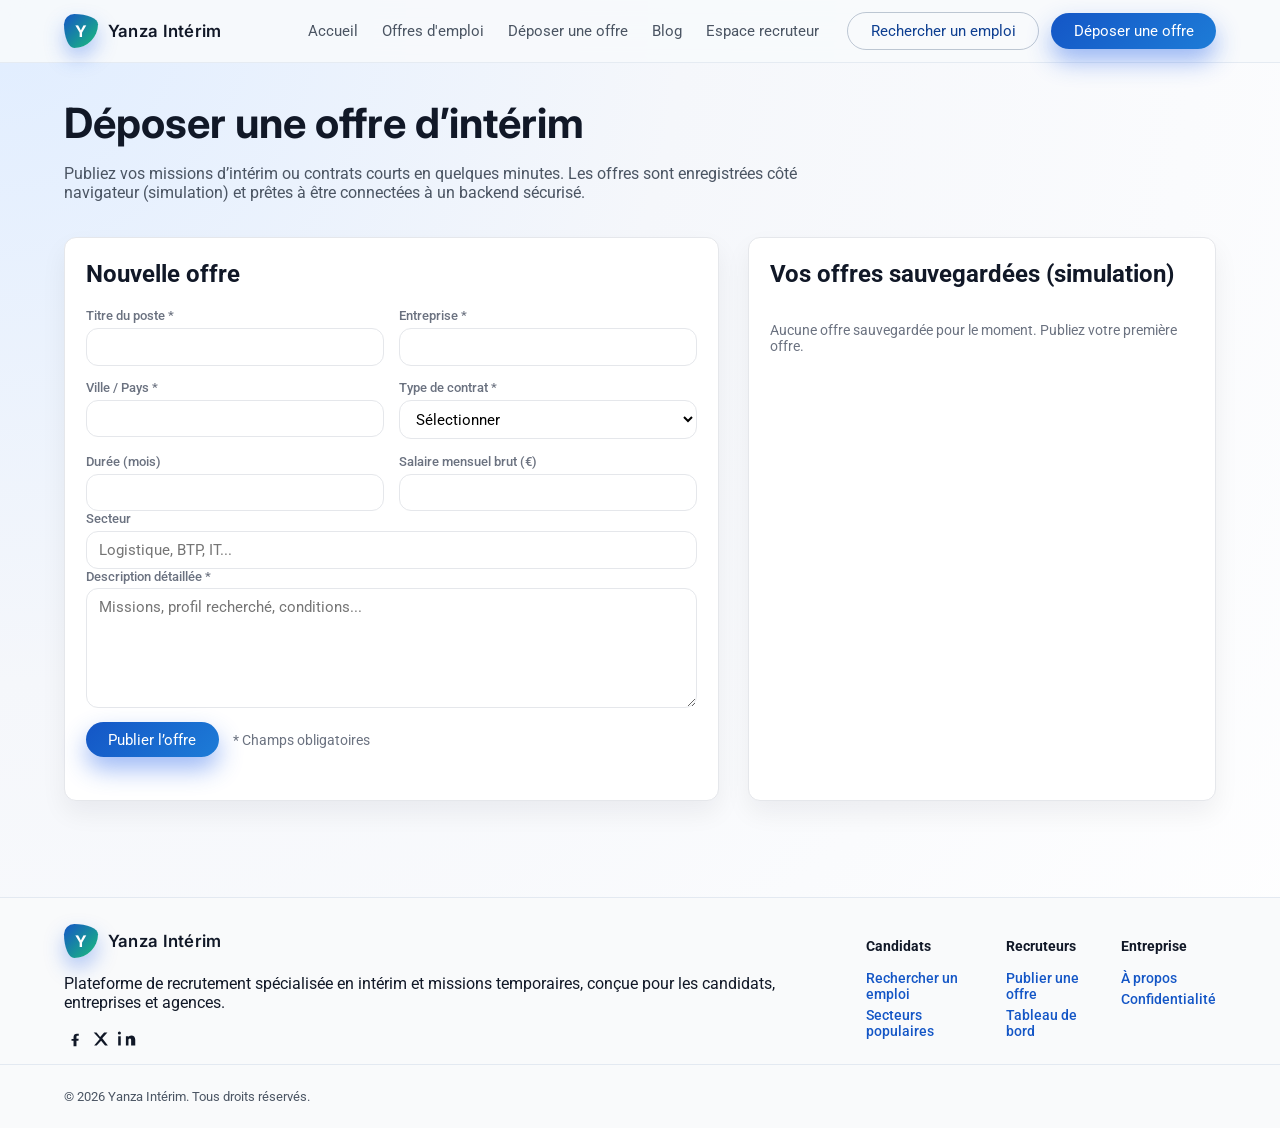
<file: post-offer.html>
<!DOCTYPE html>
<html lang="fr">
  <head>
    <meta charset="UTF-8" />
    <meta
      name="viewport"
      content="width=device-width, initial-scale=1, viewport-fit=cover"
    />
    <meta
      name="description"
      content="Déposer une offre d’intérim ou de contrat court — Yanza Intérim."
    />
    <title>Déposer une offre | Yanza Intérim</title>
    <link rel="preconnect" href="https://fonts.googleapis.com" />
    <link rel="preconnect" href="https://fonts.gstatic.com" crossorigin />
    <link
      href="https://fonts.googleapis.com/css2?family=Inter:wght@400;500;600;700&family=Roboto:wght@300;400;500&display=swap"
      rel="stylesheet"
    />
    <link rel="stylesheet" href="styles.css" />
    <style>
      .post-hero {
        padding: 2.2rem 5vw 1.2rem;
      }
      .post-hero h1 {
        font-family: "Inter", system-ui, sans-serif;
        font-size: clamp(2rem, 2.4vw + 1rem, 2.6rem);
        margin: 0 0 0.4rem;
      }
      .post-hero p {
        max-width: 760px;
        color: #4b5563;
      }
      .post-layout {
        padding: 0 5vw 3rem;
        display: grid;
        grid-template-columns: minmax(0, 1.4fr) minmax(0, 1fr);
        gap: 1.8rem;
      }
      .hint {
        font-size: 0.85rem;
        color: #6b7280;
      }
      @media (max-width: 900px) {
        .post-layout {
          grid-template-columns: minmax(0, 1fr);
          padding-inline: 4vw;
        }
      }
      @media (max-width: 560px) {
        .post-hero,
        .post-layout {
          padding-inline: 5vw;
        }
      }
    </style>
  </head>
  <body>
    <header class="site-header">
      <a href="index.html#home" class="logo" aria-label="Yanza Intérim - Accueil">
        <span class="logo-mark">Y</span>
        <span class="logo-text">Yanza Intérim</span>
      </a>
      <button
        class="nav-toggle"
        aria-label="Ouvrir le menu de navigation"
        aria-expanded="false"
        aria-controls="main-nav"
      >
        <span class="nav-toggle-bar"></span>
        <span class="nav-toggle-bar"></span>
      </button>
      <nav id="main-nav" class="main-nav" aria-label="Navigation principale">
        <ul>
          <li><a href="index.html#home">Accueil</a></li>
          <li><a href="jobs.html">Offres d'emploi</a></li>
          <li><a href="post-offer.html" aria-current="page">Déposer une offre</a></li>
          <li><a href="blog.html">Blog</a></li>
          <li><a href="index.html#recruiter">Espace recruteur</a></li>
        </ul>
        <div class="nav-actions">
          <a class="btn ghost" href="jobs.html">Rechercher un emploi</a>
          <a class="btn primary" href="post-offer.html">Déposer une offre</a>
        </div>
      </nav>
    </header>

    <main tabindex="-1">
      <section class="post-hero">
        <h1>Déposer une offre d’intérim</h1>
        <p>
          Publiez vos missions d’intérim ou contrats courts en quelques minutes. Les
          offres sont enregistrées côté navigateur (simulation) et prêtes à être
          connectées à un backend sécurisé.
        </p>
      </section>

      <section class="post-layout" aria-label="Formulaire de dépôt d'offre">
        <section class="panel">
          <h2>Nouvelle offre</h2>
          <form id="new-job-form" novalidate>
            <div class="grid-2">
              <label class="field">
                <span class="field-label">Titre du poste *</span>
                <input type="text" name="title" required />
              </label>
              <label class="field">
                <span class="field-label">Entreprise *</span>
                <input type="text" name="company" required />
              </label>
              <label class="field">
                <span class="field-label">Ville / Pays *</span>
                <input type="text" name="location" required />
              </label>
              <label class="field">
                <span class="field-label">Type de contrat *</span>
                <select name="contract" required>
                  <option value="">Sélectionner</option>
                  <option value="interim">Intérim</option>
                  <option value="cdd">CDD</option>
                  <option value="mission">Mission courte</option>
                </select>
              </label>
              <label class="field">
                <span class="field-label">Durée (mois)</span>
                <input type="number" name="durationMonths" min="1" step="1" />
              </label>
              <label class="field">
                <span class="field-label">Salaire mensuel brut (€)</span>
                <input type="number" name="salary" min="0" step="50" />
              </label>
            </div>
            <label class="field">
              <span class="field-label">Secteur</span>
              <input type="text" name="sector" placeholder="Logistique, BTP, IT..." />
            </label>
            <label class="field">
              <span class="field-label">Description détaillée *</span>
              <textarea
                name="description"
                rows="5"
                required
                placeholder="Missions, profil recherché, conditions..."
              ></textarea>
            </label>
            <div class="form-actions">
              <button type="submit" class="btn primary">Publier l’offre</button>
              <p class="hint">* Champs obligatoires</p>
            </div>
            <p id="new-job-message" class="form-message" role="status" aria-live="polite"></p>
          </form>
        </section>

        <section class="panel" aria-label="Offres enregistrées">
          <h2>Vos offres sauvegardées (simulation)</h2>
          <div id="recruiter-jobs" class="card-list"></div>
        </section>
      </section>
    </main>

    <footer class="site-footer">
      <div class="footer-main">
        <div>
          <div class="logo">
            <span class="logo-mark">Y</span>
            <span class="logo-text">Yanza Intérim</span>
          </div>
          <p>
            Plateforme de recrutement spécialisée en intérim et missions temporaires,
            conçue pour les candidats, entreprises et agences.
          </p>
          <div class="socials" aria-label="Réseaux sociaux">
            <a href="#" aria-label="Facebook">
              <svg width="22" height="22" viewBox="0 0 24 24" fill="currentColor" aria-hidden="true">
                <path d="M13.6 20v-6h2.1l.3-2.3h-2.4V9.7c0-.7.2-1.2 1.2-1.2h1.3V6.4c-.2 0-1.1-.1-2.1-.1-2.1 0-3.6 1.3-3.6 3.7v2h-2.2V14h2.2v6h3.2Z"/>
              </svg>
            </a>
            <a href="#" aria-label="Twitter/X">
              <svg width="22" height="22" viewBox="0 0 24 24" fill="currentColor" aria-hidden="true">
                <path d="M4 5h3.1l4 4.8 4.3-4.8H19l-5.6 6.1L19.5 19h-3.1l-4.3-5.1L7.3 19H4.5l6.1-6.9Z"/>
              </svg>
            </a>
            <a href="#" aria-label="LinkedIn">
              <svg width="22" height="22" viewBox="0 0 24 24" fill="currentColor" aria-hidden="true">
                <path d="M5.2 9H2.4V19h2.8V9Zm.2-3.5a1.7 1.7 0 1 0-3.4 0 1.7 1.7 0 0 0 3.4 0ZM21 19v-6.1c0-3.3-1.8-4.8-4.2-4.8-1.9 0-2.8 1-3.2 1.7V9h-2.8v10h2.8v-5.6c0-1 .2-2 1.6-2 1.3 0 1.3 1.2 1.3 2.1V19H21Z"/>
              </svg>
            </a>
          </div>
        </div>
        <div class="footer-columns">
          <div>
            <h3>Candidats</h3>
            <ul>
              <li><a href="jobs.html" class="link">Rechercher un emploi</a></li>
              <li><a href="index.html#home" class="link">Secteurs populaires</a></li>
            </ul>
          </div>
          <div>
            <h3>Recruteurs</h3>
            <ul>
              <li><a href="post-offer.html" class="link">Publier une offre</a></li>
              <li><a href="index.html#recruiter" class="link">Tableau de bord</a></li>
            </ul>
          </div>
          <div>
            <h3>Entreprise</h3>
            <ul>
              <li><a href="index.html#home" class="link">À propos</a></li>
              <li><a href="index.html#home" class="link">Confidentialité</a></li>
            </ul>
          </div>
        </div>
      </div>
      <div class="footer-bottom">
        <p>© <span id="current-year"></span> Yanza Intérim. Tous droits réservés.</p>
      </div>
    </footer>

    <script>
      const STORAGE_KEY = "yanza-recruiter-jobs";
      const state = { recruiterJobs: [] };

      function qs(sel, scope = document) {
        return scope.querySelector(sel);
      }
      function formatCurrency(value) {
        if (!value && value !== 0) return "Non précisé";
        return new Intl.NumberFormat("fr-FR", {
          style: "currency",
          currency: "EUR",
          maximumFractionDigits: 0,
        }).format(value);
      }
      function formatDate(value) {
        return new Intl.DateTimeFormat("fr-FR", {
          day: "2-digit",
          month: "short",
          year: "numeric",
        }).format(new Date(value));
      }

      function initNavToggle() {
        const navToggle = qs(".nav-toggle");
        const mainNav = qs(".main-nav");
        if (!navToggle || !mainNav) return;
        navToggle.addEventListener("click", () => {
          const isOpen = mainNav.classList.toggle("is-open");
          navToggle.setAttribute("aria-expanded", String(isOpen));
        });
      }

      function loadJobs() {
        try {
          const stored = window.localStorage.getItem(STORAGE_KEY);
          if (stored) state.recruiterJobs = JSON.parse(stored);
        } catch (e) {
          state.recruiterJobs = [];
        }
      }

      function saveJobs() {
        try {
          window.localStorage.setItem(STORAGE_KEY, JSON.stringify(state.recruiterJobs));
        } catch (e) {
          // stockage peut échouer (navigation privée)
        }
      }

      function renderJobs() {
        const container = qs("#recruiter-jobs");
        if (!container) return;
        if (!state.recruiterJobs.length) {
          container.innerHTML =
            '<p class="hint">Aucune offre sauvegardée pour le moment. Publiez votre première offre.</p>';
          return;
        }
        container.innerHTML = state.recruiterJobs
          .map(
            (job) => `
            <article class="card">
              <div class="job-card-header">
                <div>
                  <h3 class="card-title">${job.title}</h3>
                  <p class="card-subtitle">${job.company}</p>
                </div>
                <span class="badge primary">Enregistrée</span>
              </div>
              <p class="card-text">${job.location}</p>
              <p class="card-text"><strong>${formatCurrency(job.salary)}</strong> / mois</p>
              <p class="card-text">Publiée le ${formatDate(job.publishedAt)}</p>
            </article>
          `
          )
          .join("");
      }

      function handleSubmit() {
        const form = qs("#new-job-form");
        const message = qs("#new-job-message");
        if (!form || !message) return;
        const data = new FormData(form);
        const title = (data.get("title") || "").toString().trim();
        const company = (data.get("company") || "").toString().trim();
        const location = (data.get("location") || "").toString().trim();
        const contract = (data.get("contract") || "").toString().trim();
        const salary = Number(data.get("salary") || 0);
        const durationMonths = Number(data.get("durationMonths") || 0);
        const sector = (data.get("sector") || "").toString().trim();
        const description = (data.get("description") || "").toString().trim();

        if (!title || !company || !location || !contract || !description) {
          message.textContent = "Merci de renseigner tous les champs obligatoires.";
          message.style.color = "#b91c1c";
          return;
        }

        const today = new Date().toISOString().slice(0, 10);
        const job = {
          id: `job-${Date.now()}`,
          title,
          company,
          location,
          country: location.split(",").pop()?.trim() || "",
          contract,
          sector,
          salary: salary || undefined,
          durationMonths: durationMonths || undefined,
          startDate: today,
          publishedAt: today,
          description,
        };

        state.recruiterJobs.unshift(job);
        saveJobs();
        renderJobs();

        message.textContent =
          "Offre publiée (simulation). Elle est enregistrée dans votre navigateur.";
        message.style.color = "#047857";
        form.reset();
      }

      function initForm() {
        const form = qs("#new-job-form");
        if (!form) return;
        form.addEventListener("submit", (e) => {
          e.preventDefault();
          handleSubmit();
        });
      }

      document.addEventListener("DOMContentLoaded", () => {
        const yearSpan = qs("#current-year");
        if (yearSpan) yearSpan.textContent = String(new Date().getFullYear());
        initNavToggle();
        loadJobs();
        initForm();
        renderJobs();
      });
    </script>
  </body>
</html>
</file>
<file: styles.css>
:root {
  --color-bg: #f5f7fb;
  --color-surface: #ffffff;
  --color-surface-alt: #f0f4fa;
  --color-primary: #1456c6;
  --color-primary-soft: #e0ecff;
  --color-primary-dark: #0e3f91;
  --color-accent: #1bbf7a;
  --color-accent-soft: #e3f8f0;
  --color-text: #111827;
  --color-text-soft: #4b5563;
  --color-border: #e5e7eb;
  --shadow-soft: 0 10px 30px rgba(15, 23, 42, 0.08);
  --radius-lg: 18px;
  --radius-md: 12px;
  --radius-pill: 999px;
  --transition-fast: 150ms ease-out;
  --transition-med: 220ms cubic-bezier(0.16, 1, 0.3, 1);
}

*,
*::before,
*::after {
  box-sizing: border-box;
}

html,
body {
  margin: 0;
  padding: 0;
}

body {
  font-family: "Roboto", system-ui, -apple-system, BlinkMacSystemFont, "Segoe UI",
    sans-serif;
  color: var(--color-text);
  background: radial-gradient(circle at top left, #e0edff 0, #f5f7fb 40%, #ffffff 100%);
  min-height: 100vh;
}

img {
  max-width: 100%;
  height: auto;
}

button,
input,
select,
textarea {
  font: inherit;
}

a {
  color: inherit;
  text-decoration: none;
}

main:focus {
  outline: 3px solid var(--color-primary);
  outline-offset: 4px;
}

.site-header {
  position: sticky;
  top: 0;
  z-index: 20;
  display: flex;
  align-items: center;
  justify-content: space-between;
  padding: 0.75rem 5vw;
  background-color: rgba(248, 250, 252, 0.9);
  backdrop-filter: blur(18px);
  border-bottom: 1px solid rgba(226, 232, 240, 0.8);
}

.logo {
  display: inline-flex;
  align-items: center;
  gap: 0.6rem;
  font-family: "Inter", system-ui, sans-serif;
  font-weight: 600;
  letter-spacing: 0.02em;
}

.logo-mark {
  width: 34px;
  height: 34px;
  border-radius: 30% 70% 70% 30% / 30% 30% 70% 70%;
  background: linear-gradient(135deg, var(--color-primary), var(--color-accent));
  display: inline-flex;
  align-items: center;
  justify-content: center;
  color: #ffffff;
  font-weight: 700;
  box-shadow: 0 10px 20px rgba(37, 99, 235, 0.35);
}

.logo-text {
  font-size: 1.05rem;
}

.main-nav {
  display: flex;
  align-items: center;
  gap: 1.75rem;
}

.main-nav ul {
  display: flex;
  list-style: none;
  gap: 1.5rem;
  margin: 0;
  padding: 0;
}

.main-nav a {
  font-size: 0.96rem;
  color: var(--color-text-soft);
  position: relative;
}

.main-nav a::after {
  content: "";
  position: absolute;
  left: 0;
  bottom: -0.4rem;
  width: 0;
  height: 2px;
  background: linear-gradient(
    90deg,
    var(--color-primary),
    var(--color-accent)
  );
  transition: width var(--transition-fast);
}

.main-nav a:hover,
.main-nav a:focus-visible {
  color: var(--color-primary);
}

.main-nav a:hover::after,
.main-nav a:focus-visible::after {
  width: 100%;
}

.nav-actions {
  display: flex;
  align-items: center;
  gap: 0.75rem;
}

.nav-toggle {
  display: none;
  background: none;
  border: none;
  padding: 0.4rem;
}

.nav-toggle-bar {
  display: block;
  width: 22px;
  height: 2px;
  background-color: var(--color-text);
  border-radius: 999px;
}

.nav-toggle-bar + .nav-toggle-bar {
  margin-top: 5px;
}

.btn {
  display: inline-flex;
  align-items: center;
  justify-content: center;
  gap: 0.4rem;
  border-radius: var(--radius-pill);
  border: none;
  padding: 0.55rem 1.4rem;
  font-size: 0.95rem;
  cursor: pointer;
  transition: transform var(--transition-fast), box-shadow var(--transition-fast),
    background-color var(--transition-fast), color var(--transition-fast);
  white-space: nowrap;
}

.btn.primary {
  background: linear-gradient(135deg, var(--color-primary), #1d7cd7);
  color: #ffffff;
  box-shadow: 0 12px 25px rgba(37, 99, 235, 0.45);
}

.btn.primary:hover {
  transform: translateY(-1px);
  box-shadow: 0 18px 30px rgba(37, 99, 235, 0.55);
}

.btn.ghost {
  background-color: transparent;
  color: var(--color-primary-dark);
  border: 1px solid rgba(148, 163, 184, 0.6);
}

.btn.ghost:hover {
  background-color: rgba(148, 163, 184, 0.08);
}

.btn.full-width {
  width: 100%;
}

.link {
  background: none;
  border: none;
  padding: 0;
  color: var(--color-primary);
  font-weight: 500;
  cursor: pointer;
}

.link:hover {
  text-decoration: underline;
}

.hero {
  min-height: calc(100vh - 64px);
  padding: 3rem 5vw 2.5rem;
  display: grid;
  grid-template-columns: 1.3fr 1fr;
  gap: 3rem;
  align-items: center;
}

.hero-content h1 {
  font-family: "Inter", system-ui, sans-serif;
  font-size: clamp(2.2rem, 3vw + 1rem, 3rem);
  line-height: 1.1;
  margin: 0.4rem 0 0.9rem;
}

.hero-kicker {
  text-transform: uppercase;
  letter-spacing: 0.12em;
  font-size: 0.78rem;
  color: var(--color-primary-dark);
  font-weight: 600;
  background-color: rgba(191, 219, 254, 0.7);
  padding: 0.3rem 0.9rem;
  border-radius: var(--radius-pill);
  display: inline-flex;
  align-items: center;
  gap: 0.4rem;
}

.hero-subtitle {
  color: var(--color-text-soft);
  max-width: 540px;
}

.search-bar {
  display: grid;
  grid-template-columns: 2.3fr 1.7fr 1.7fr auto;
  gap: 0.9rem;
  align-items: flex-end;
  padding: 0.85rem;
  border-radius: var(--radius-lg);
  margin: 1.6rem 0 1.2rem;
  background-color: rgba(255, 255, 255, 0.9);
  box-shadow: var(--shadow-soft);
}

.field {
  display: flex;
  flex-direction: column;
  gap: 0.3rem;
}

.field-label {
  font-size: 0.8rem;
  font-weight: 500;
  color: #6b7280;
}

.field input,
.field select,
.field textarea {
  border-radius: 12px;
  border: 1px solid var(--color-border);
  padding: 0.55rem 0.75rem;
  font-size: 0.94rem;
  background-color: #ffffff;
  transition: border-color var(--transition-fast),
    box-shadow var(--transition-fast), background-color var(--transition-fast);
}

.field textarea {
  resize: vertical;
  min-height: 120px;
}

.field input:focus-visible,
.field select:focus-visible,
.field textarea:focus-visible {
  outline: none;
  border-color: var(--color-primary);
  box-shadow: 0 0 0 1px var(--color-primary-soft);
}

.hero-stats {
  display: flex;
  gap: 1.5rem;
  margin-top: 0.6rem;
}

.stat {
  padding: 0.4rem 0.9rem;
  border-radius: var(--radius-md);
  background-color: rgba(255, 255, 255, 0.85);
  border: 1px solid rgba(226, 232, 240, 0.9);
}

.stat-value {
  display: block;
  font-family: "Inter", system-ui, sans-serif;
  font-weight: 600;
}

.stat-label {
  font-size: 0.8rem;
  color: var(--color-text-soft);
}

.hero-visual {
  display: flex;
  align-items: center;
  justify-content: center;
}

.card-illustration {
  position: relative;
  width: 100%;
  max-width: 360px;
  padding: 1.4rem;
  border-radius: 26px;
  background: radial-gradient(circle at 0 0, #dbeafe, #eff6ff 40%, #ffffff 100%);
  box-shadow: 0 22px 45px rgba(15, 23, 42, 0.18);
}

.pill {
  font-size: 0.8rem;
  padding: 0.35rem 0.85rem;
  border-radius: var(--radius-pill);
  display: inline-flex;
  align-items: center;
  gap: 0.35rem;
  margin-bottom: 0.5rem;
}

.pill-success {
  background-color: var(--color-accent-soft);
  color: #047857;
}

.pill-info {
  background-color: var(--color-primary-soft);
  color: var(--color-primary-dark);
  position: absolute;
  right: 1.4rem;
  top: 1.4rem;
}

.mock-profile {
  margin-top: 1.2rem;
  display: flex;
  align-items: center;
  gap: 0.9rem;
}

.avatar {
  width: 52px;
  height: 52px;
  border-radius: 18px;
  background: linear-gradient(135deg, var(--color-primary), var(--color-accent));
}

.profile-lines span {
  display: block;
  height: 6px;
  border-radius: 999px;
  background-color: rgba(148, 163, 184, 0.8);
}

.profile-lines span + span {
  margin-top: 6px;
  width: 80%;
}

.profile-lines span:last-child {
  width: 45%;
}

.section {
  padding: 0.75rem 5vw 2.5rem;
}

.section-alt {
  background: radial-gradient(circle at 0 0, #eff6ff 0, #f9fafb 35%, #f9fafb 100%);
}

.section-header {
  display: flex;
  align-items: baseline;
  justify-content: space-between;
  gap: 1.5rem;
  margin-bottom: 1.4rem;
}

.section-header h2 {
  font-family: "Inter", system-ui, sans-serif;
  font-size: 1.4rem;
  margin: 0;
}

.section-header p {
  margin: 0;
  color: var(--color-text-soft);
  max-width: 520px;
}

.card-grid {
  display: grid;
  grid-template-columns: repeat(auto-fill, minmax(260px, 1fr));
  gap: 1.3rem;
}

.card {
  background-color: #ffffff;
  border-radius: var(--radius-md);
  padding: 1rem 1.1rem;
  border: 1px solid rgba(226, 232, 240, 0.9);
  display: flex;
  flex-direction: column;
  gap: 0.45rem;
  box-shadow: 0 10px 22px rgba(15, 23, 42, 0.04);
  transition: transform var(--transition-med), box-shadow var(--transition-med),
    border-color var(--transition-med);
}

.card:hover {
  transform: translateY(-3px);
  box-shadow: 0 18px 38px rgba(15, 23, 42, 0.14);
  border-color: rgba(129, 140, 248, 0.6);
}

.card-title {
  font-weight: 600;
}

.chip-grid {
  display: flex;
  flex-wrap: wrap;
  gap: 0.6rem;
}

.chip {
  border-radius: var(--radius-pill);
  padding: 0.35rem 0.9rem;
  font-size: 0.85rem;
  background-color: rgba(15, 23, 42, 0.03);
  border: 1px solid rgba(203, 213, 225, 0.9);
}

.chip[data-variant="highlight"] {
  background-color: var(--color-primary-soft);
  color: var(--color-primary-dark);
  border-color: rgba(129, 140, 248, 0.7);
}

.testimonials .card {
  position: relative;
  padding-top: 1.8rem;
}

.testimonial-quote {
  font-style: italic;
  color: var(--color-text-soft);
}

.testimonial-name {
  font-weight: 500;
}

.testimonial-role {
  font-size: 0.85rem;
  color: #6b7280;
}

.partners-row {
  display: flex;
  flex-wrap: wrap;
  gap: 1.3rem;
  align-items: center;
}

.partner {
  padding: 0.7rem 1.2rem;
  border-radius: var(--radius-pill);
  background-color: rgba(255, 255, 255, 0.9);
  border: 1px solid rgba(226, 232, 240, 0.9);
  font-size: 0.9rem;
}

.view {
  padding: 2.2rem 5vw 3rem;
}

.view.is-active {
  display: block;
}

.view[hidden] {
  display: none;
}

.page-header h1 {
  font-family: "Inter", system-ui, sans-serif;
  font-size: 1.8rem;
  margin: 0 0 0.3rem;
}

.page-header p {
  margin: 0;
  color: var(--color-text-soft);
}

.layout {
  display: grid;
  grid-template-columns: 280px minmax(0, 1fr);
  gap: 2rem;
  margin-top: 1.8rem;
}

.layout-vertical {
  grid-template-columns: minmax(0, 1fr);
}

.filters {
  background-color: #ffffff;
  border-radius: var(--radius-md);
  padding: 1.1rem 1rem;
  border: 1px solid var(--color-border);
  box-shadow: 0 12px 24px rgba(15, 23, 42, 0.05);
}

.filters form {
  display: flex;
  flex-direction: column;
  gap: 0.8rem;
}

fieldset {
  border: none;
  padding: 0;
  margin: 0;
}

legend {
  font-size: 0.82rem;
  font-weight: 500;
  color: var(--color-text-soft);
  margin-bottom: 0.25rem;
}

.results-header {
  display: flex;
  justify-content: space-between;
  align-items: center;
  gap: 1rem;
  margin-bottom: 1rem;
}

#results-count {
  font-size: 0.9rem;
  color: var(--color-text-soft);
}

.sort {
  display: inline-flex;
  align-items: center;
  gap: 0.4rem;
  font-size: 0.85rem;
  color: var(--color-text-soft);
}

.card-list {
  display: flex;
  flex-direction: column;
  gap: 0.9rem;
}

.job-card {
  cursor: pointer;
}

.job-card-header {
  display: flex;
  justify-content: space-between;
  gap: 1.2rem;
  align-items: baseline;
}

.job-badges {
  display: inline-flex;
  gap: 0.4rem;
  flex-wrap: wrap;
}

.badge {
  border-radius: 999px;
  font-size: 0.75rem;
  padding: 0.2rem 0.6rem;
  background-color: rgba(15, 23, 42, 0.03);
}

.badge.primary {
  background-color: var(--color-primary-soft);
  color: var(--color-primary-dark);
}

.badge.accent {
  background-color: var(--color-accent-soft);
  color: #047857;
}

.job-meta {
  display: flex;
  flex-wrap: wrap;
  gap: 0.7rem;
  font-size: 0.85rem;
  color: var(--color-text-soft);
}

.job-meta span::before {
  content: "• ";
  color: #9ca3af;
}

.job-meta span:first-child::before {
  content: "";
}

.pagination {
  display: flex;
  align-items: center;
  justify-content: center;
  gap: 0.35rem;
  margin-top: 1.4rem;
}

.page-btn {
  min-width: 32px;
  height: 32px;
  border-radius: 999px;
  border: 1px solid var(--color-border);
  background-color: #ffffff;
  font-size: 0.85rem;
  cursor: pointer;
}

.page-btn[aria-current="page"] {
  background-color: var(--color-primary);
  color: #ffffff;
  border-color: transparent;
}

.back-link {
  border: none;
  background: none;
  padding: 0;
  margin-bottom: 1rem;
  color: var(--color-primary);
  cursor: pointer;
}

.job-detail {
  background-color: #ffffff;
  border-radius: var(--radius-md);
  padding: 1.6rem 1.5rem 1.8rem;
  border: 1px solid var(--color-border);
  box-shadow: 0 18px 36px rgba(15, 23, 42, 0.08);
}

.job-detail-header {
  display: flex;
  justify-content: space-between;
  align-items: flex-start;
  gap: 1.5rem;
  margin-bottom: 1.2rem;
}

.job-detail-title {
  margin: 0;
  font-size: 1.4rem;
}

.job-detail-meta {
  display: flex;
  flex-wrap: wrap;
  gap: 0.6rem;
  font-size: 0.86rem;
  color: var(--color-text-soft);
}

.job-detail-body {
  display: grid;
  grid-template-columns: minmax(0, 2.3fr) minmax(0, 1.3fr);
  gap: 1.9rem;
  margin-top: 1.2rem;
}

.job-section-title {
  font-size: 0.95rem;
  font-weight: 600;
  margin-bottom: 0.4rem;
}

.job-detail-aside {
  padding: 1rem 1.1rem;
  border-radius: 16px;
  background-color: #f3f4ff;
}

.job-detail-aside dl {
  margin: 0;
}

.job-detail-aside dt {
  font-size: 0.78rem;
  text-transform: uppercase;
  letter-spacing: 0.08em;
  color: #6b7280;
}

.job-detail-aside dd {
  margin: 0 0 0.54rem;
}

.share-row {
  margin-top: 1rem;
  font-size: 0.85rem;
  color: var(--color-text-soft);
}

.share-buttons {
  display: inline-flex;
  gap: 0.4rem;
  margin-left: 0.4rem;
}

.share-btn {
  border-radius: 999px;
  padding: 0.2rem 0.6rem;
  border: 1px solid rgba(148, 163, 184, 0.8);
  background-color: #ffffff;
  font-size: 0.8rem;
  cursor: pointer;
}

.panel {
  background-color: #ffffff;
  border-radius: var(--radius-md);
  padding: 1.4rem 1.3rem 1.6rem;
  border: 1px solid var(--color-border);
  box-shadow: 0 12px 26px rgba(15, 23, 42, 0.06);
}

.panel h2 {
  margin-top: 0;
}

.grid-2 {
  display: grid;
  grid-template-columns: repeat(2, minmax(0, 1fr));
  gap: 0.9rem;
}

.hint {
  font-size: 0.78rem;
  color: var(--color-text-soft);
}

.form-actions {
  display: flex;
  align-items: center;
  gap: 0.9rem;
  margin-top: 0.6rem;
}

.form-message {
  font-size: 0.85rem;
  color: #047857;
  margin-top: 0.5rem;
}

.checkbox {
  display: flex;
  align-items: center;
  gap: 0.4rem;
  font-size: 0.88rem;
  color: var(--color-text-soft);
}

.stats-grid {
  display: flex;
  flex-wrap: wrap;
  gap: 1rem;
}

.stat-card {
  min-width: 150px;
  padding: 0.9rem 1rem;
  border-radius: var(--radius-md);
  background-color: #f9fafb;
  border: 1px solid rgba(226, 232, 240, 0.9);
}

.stat-card-label {
  font-size: 0.8rem;
  color: var(--color-text-soft);
}

.stat-card-value {
  font-size: 1.1rem;
  font-weight: 600;
}

.modal {
  position: fixed;
  inset: 0;
  display: flex;
  align-items: center;
  justify-content: center;
  z-index: 50;
  pointer-events: none;
}

.modal[aria-hidden="true"] {
  opacity: 0;
}

.modal[aria-hidden="false"] {
  opacity: 1;
  pointer-events: auto;
}

.modal-backdrop {
  position: absolute;
  inset: 0;
  background-color: rgba(15, 23, 42, 0.45);
}

.modal-dialog {
  position: relative;
  z-index: 1;
  width: min(500px, 92vw);
  max-height: 90vh;
  overflow-y: auto;
  border-radius: var(--radius-lg);
  background-color: #ffffff;
  padding: 1.5rem 1.4rem 1.6rem;
  box-shadow: 0 30px 80px rgba(15, 23, 42, 0.5);
  transform: translateY(10px);
  transition: transform var(--transition-med), opacity var(--transition-med);
}

.modal[aria-hidden="true"] .modal-dialog {
  opacity: 0;
}

.modal[aria-hidden="false"] .modal-dialog {
  opacity: 1;
  transform: translateY(0);
}

.modal-close {
  position: absolute;
  top: 0.6rem;
  right: 0.8rem;
  background: none;
  border: none;
  font-size: 1.5rem;
  cursor: pointer;
}

.modal-subtitle {
  margin-top: 0;
  color: var(--color-text-soft);
  font-size: 0.9rem;
}

.site-footer {
  border-top: 1px solid rgba(226, 232, 240, 0.9);
  background-color: #f9fafb;
  margin-top: 3rem;
}

.footer-main {
  padding: 1.6rem 5vw 0.6rem;
  display: flex;
  justify-content: space-between;
  gap: 2rem;
}

.footer-columns {
  display: flex;
  gap: 1.8rem;
}

.footer-columns h3 {
  font-size: 0.9rem;
}

.footer-columns ul {
  list-style: none;
  padding: 0;
  margin: 0.1rem 0 0;
  display: flex;
  flex-direction: column;
  gap: 0.35rem;
  font-size: 0.88rem;
}

.footer-bottom {
  border-top: 1px solid rgba(226, 232, 240, 0.9);
  padding: 0.7rem 5vw;
  font-size: 0.8rem;
  color: var(--color-text-soft);
}

@media (max-width: 960px) {
  .hero {
    grid-template-columns: minmax(0, 1fr);
  }

  .hero-visual {
    order: -1;
  }

  .search-bar {
    grid-template-columns: 1fr 1fr;
    grid-template-rows: auto auto auto;
  }

  .search-bar .btn {
    grid-column: 1 / -1;
  }

  .layout {
    grid-template-columns: minmax(0, 1fr);
  }

  .job-detail-body {
    grid-template-columns: minmax(0, 1fr);
  }
}

@media (max-width: 780px) {
  .site-header {
    padding-inline: 4vw;
  }

  .main-nav {
    position: absolute;
    inset-inline: 4vw;
    top: 56px;
    padding: 0.75rem 0.85rem 0.9rem;
    border-radius: 16px;
    background-color: rgba(248, 250, 252, 0.98);
    border: 1px solid rgba(226, 232, 240, 0.9);
    flex-direction: column;
    gap: 0.9rem;
    transform-origin: top;
    transform: scaleY(0.7);
    opacity: 0;
    pointer-events: none;
    transition: transform var(--transition-med), opacity var(--transition-med);
  }

  .main-nav ul {
    flex-direction: column;
    gap: 0.3rem;
  }

  .nav-actions {
    width: 100%;
    justify-content: space-between;
  }

  .nav-toggle {
    display: inline-flex;
  }

  .main-nav.is-open {
    transform: scaleY(1);
    opacity: 1;
    pointer-events: auto;
  }

  .hero {
    padding-top: 2.2rem;
  }

  .hero-stats {
    flex-direction: column;
  }

  .section {
    padding-inline: 4vw;
  }

  .view {
    padding-inline: 4vw;
  }

  .footer-main {
    flex-direction: column;
  }

  .footer-columns {
    flex-wrap: wrap;
  }
}

@media (max-width: 520px) {
  .search-bar {
    grid-template-columns: 1fr;
  }

  .hero {
    padding-inline: 5vw;
  }

  .footer-columns {
    flex-direction: column;
  }
}
</file>
